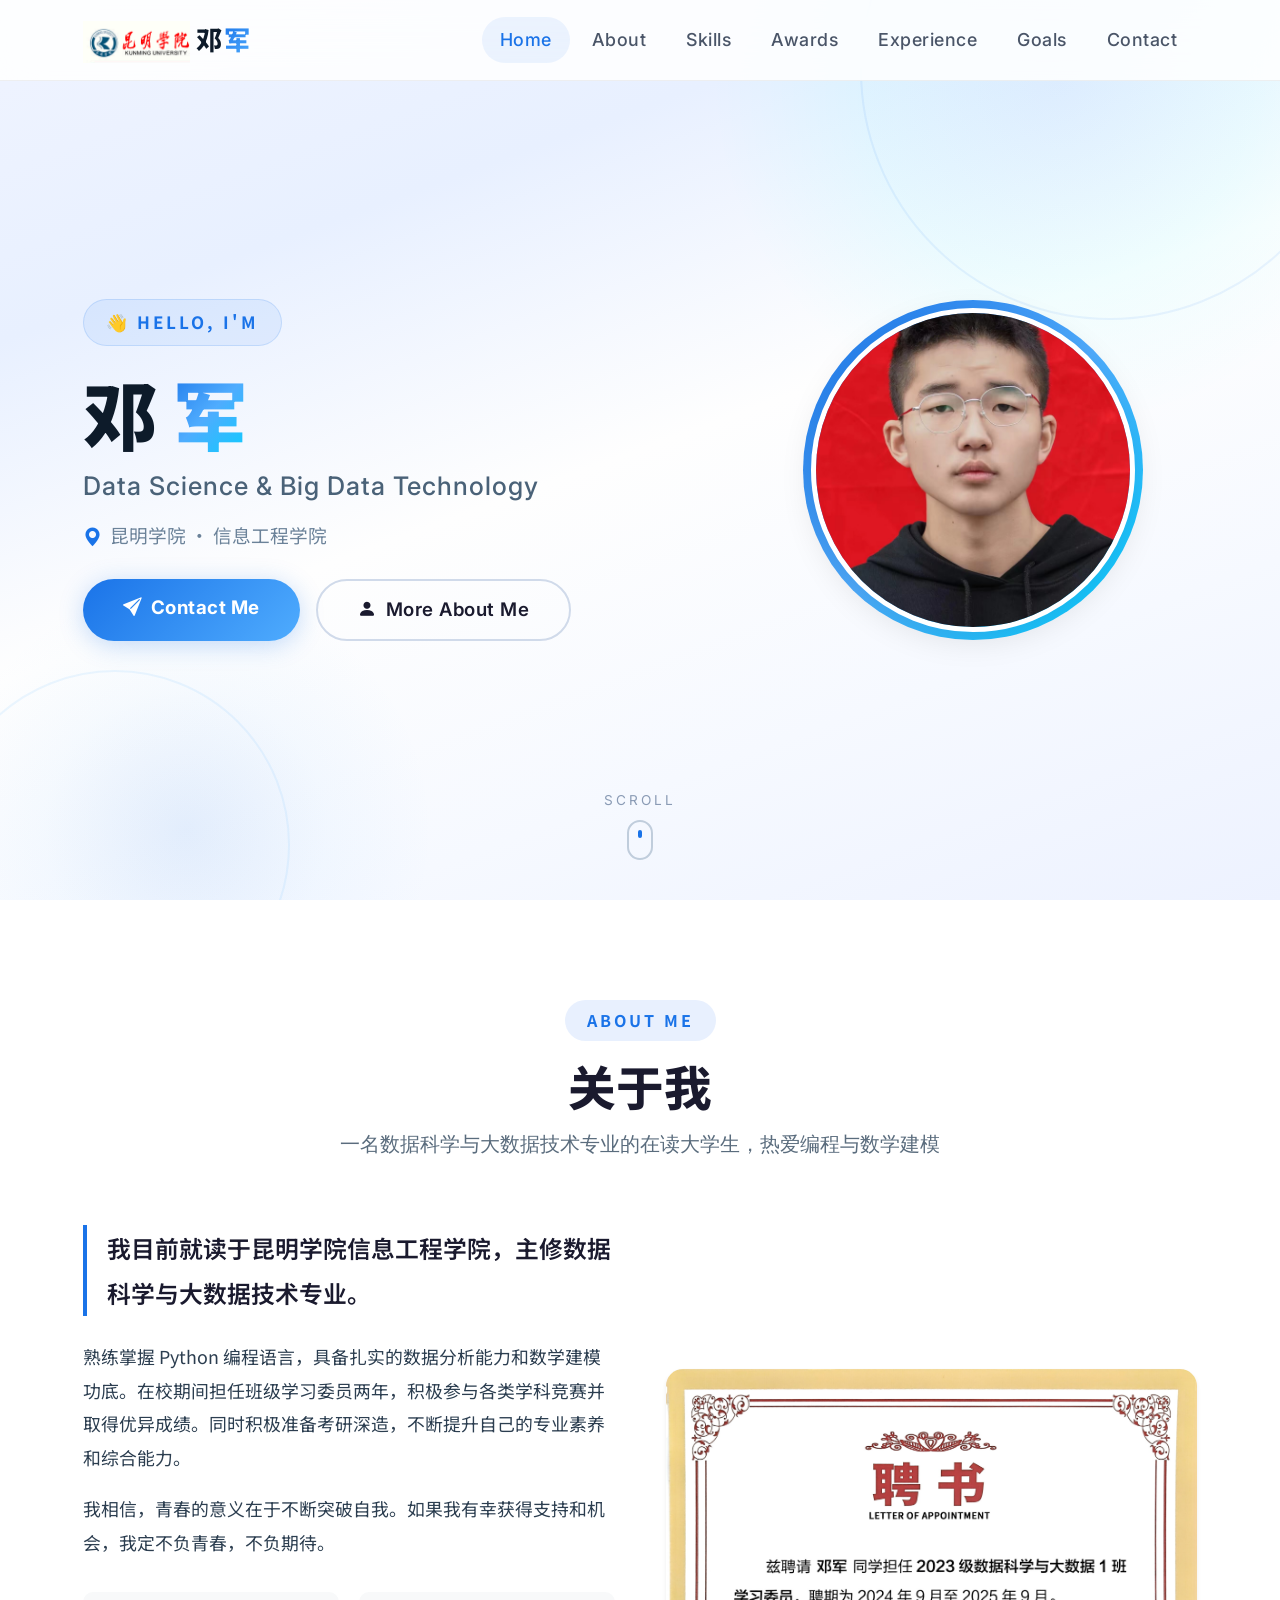
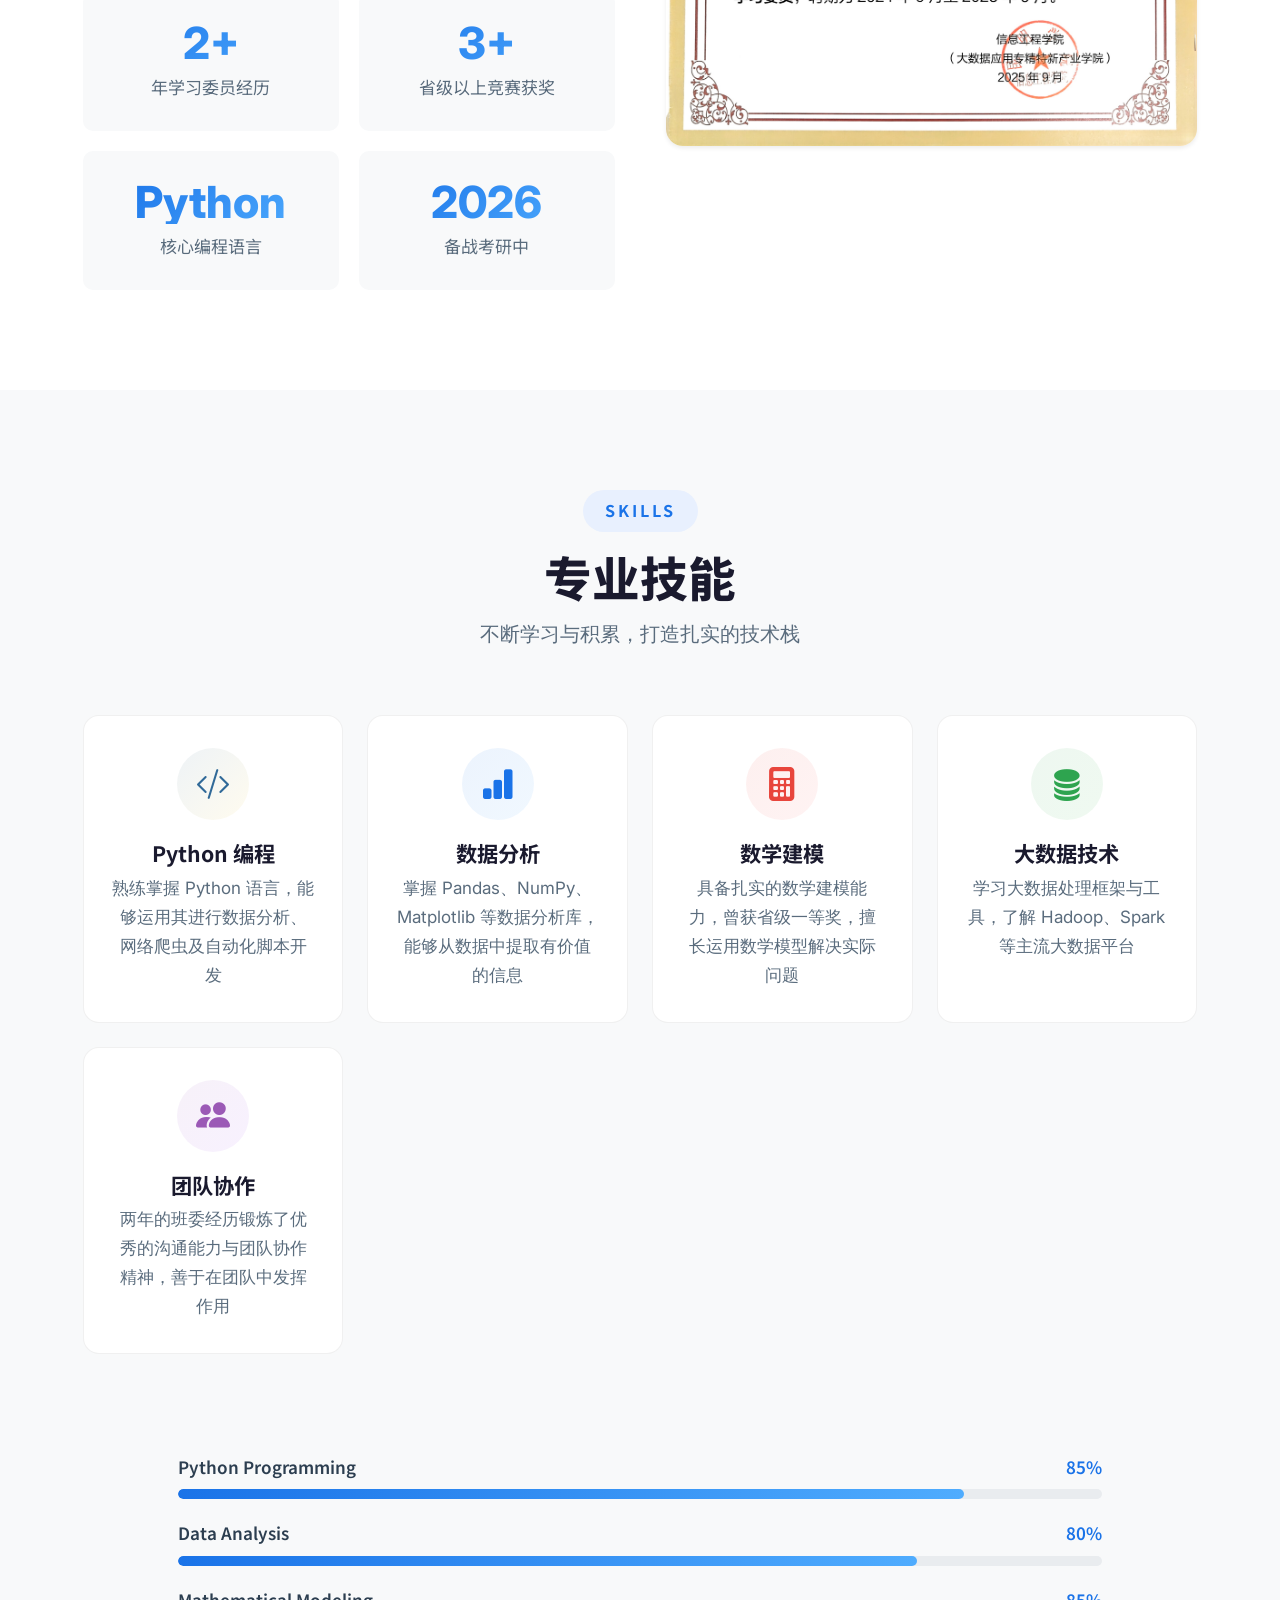
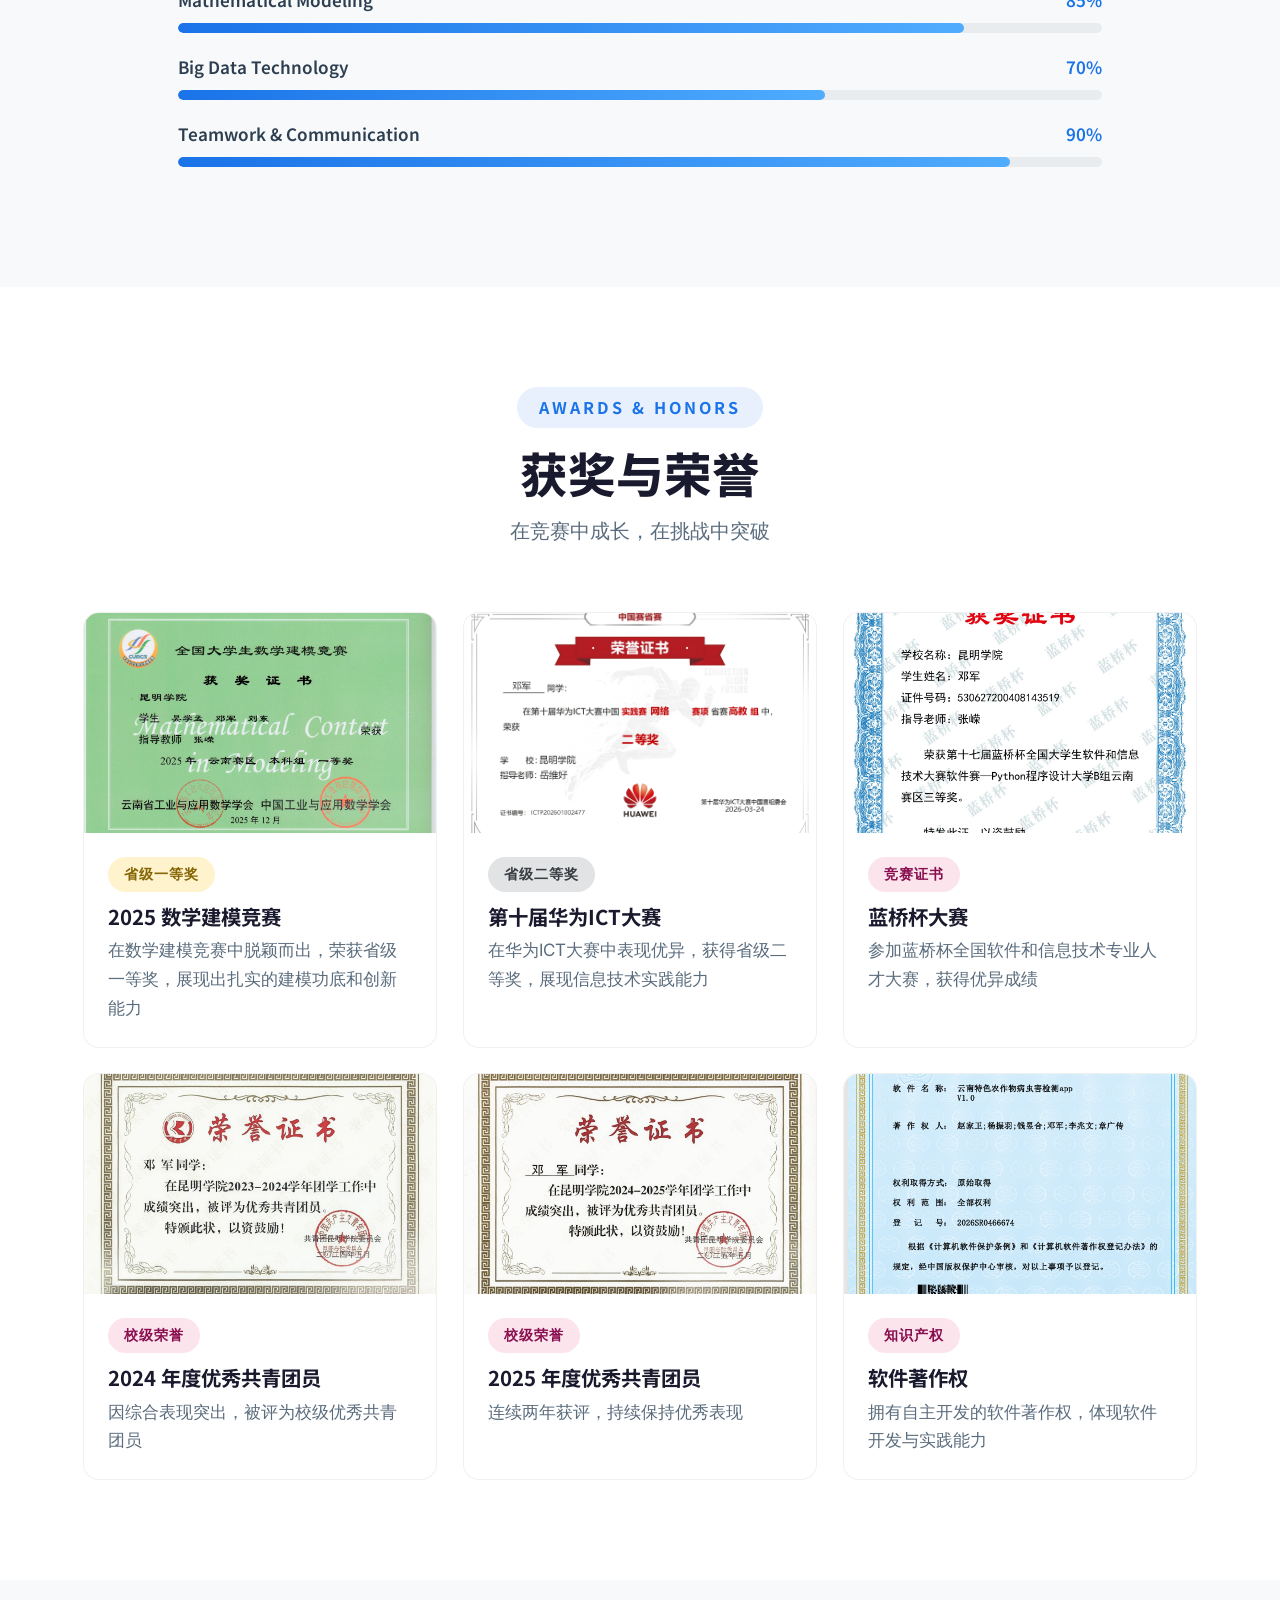
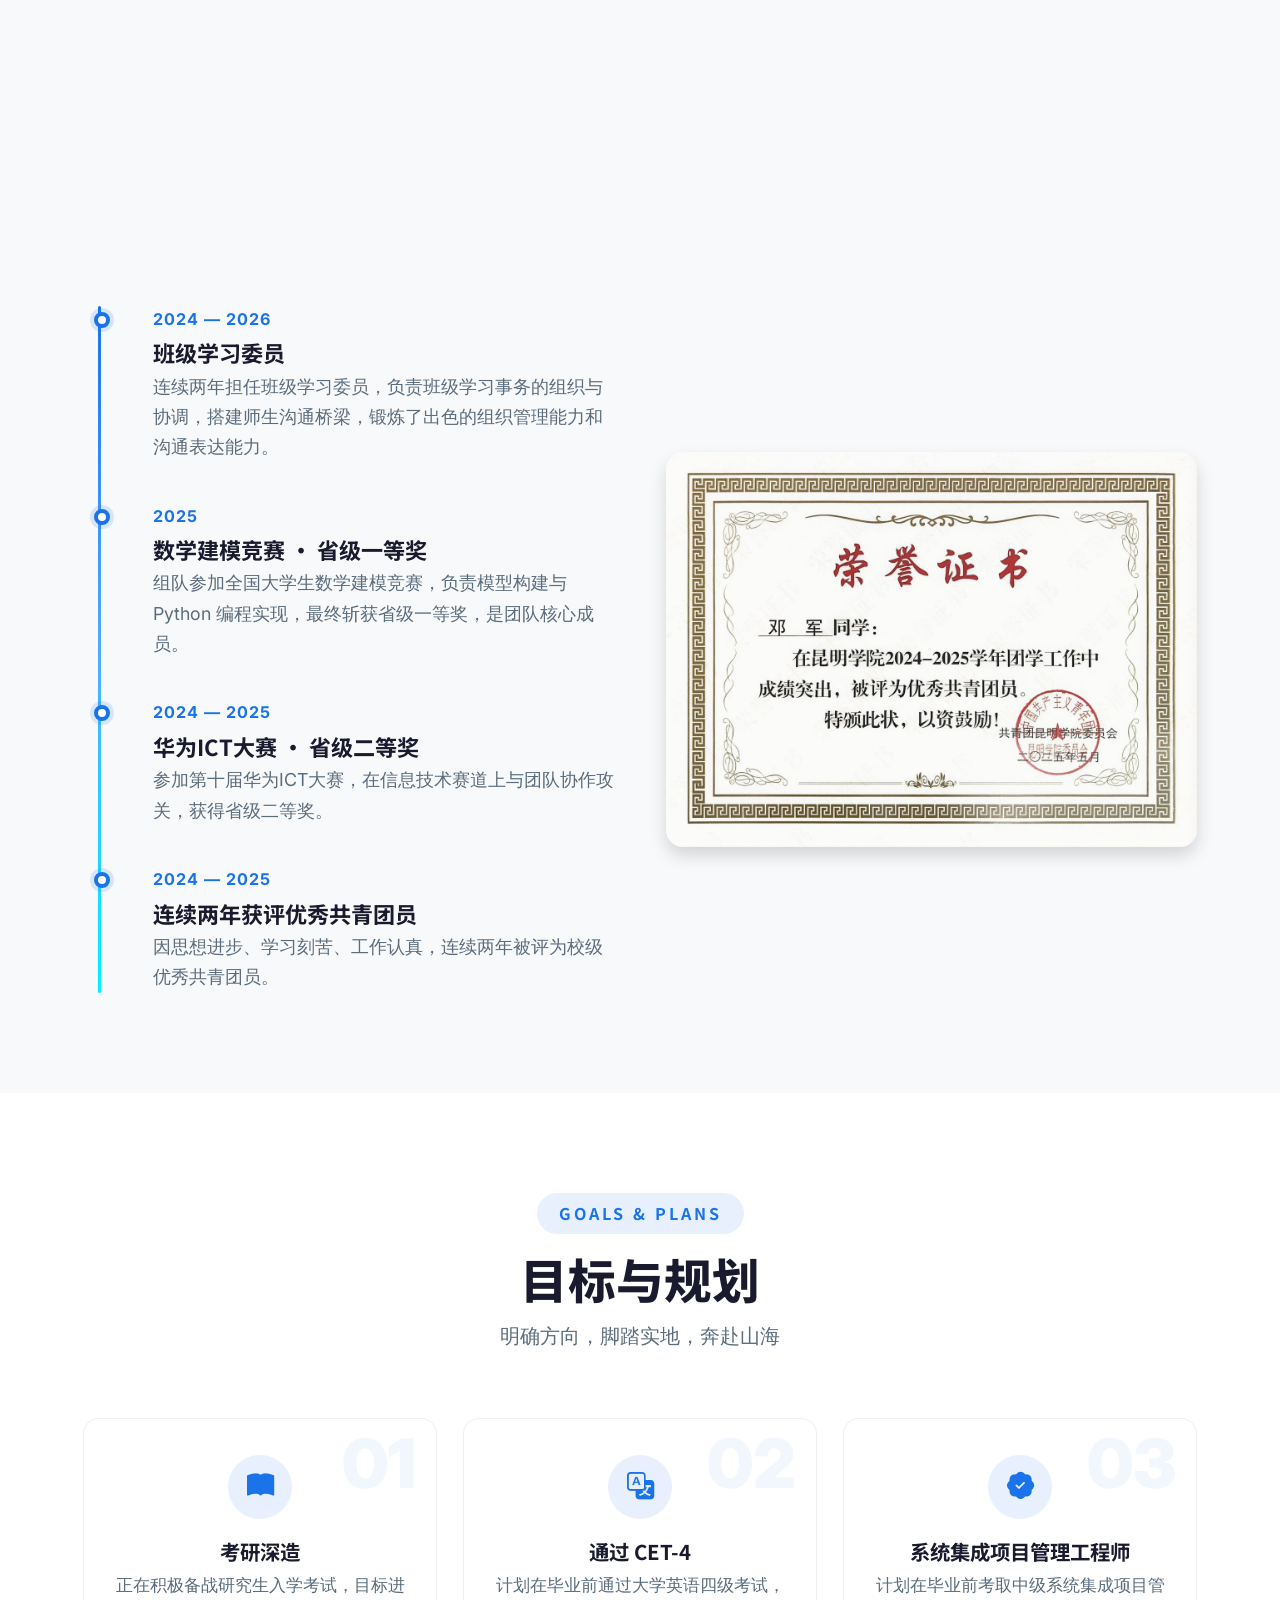
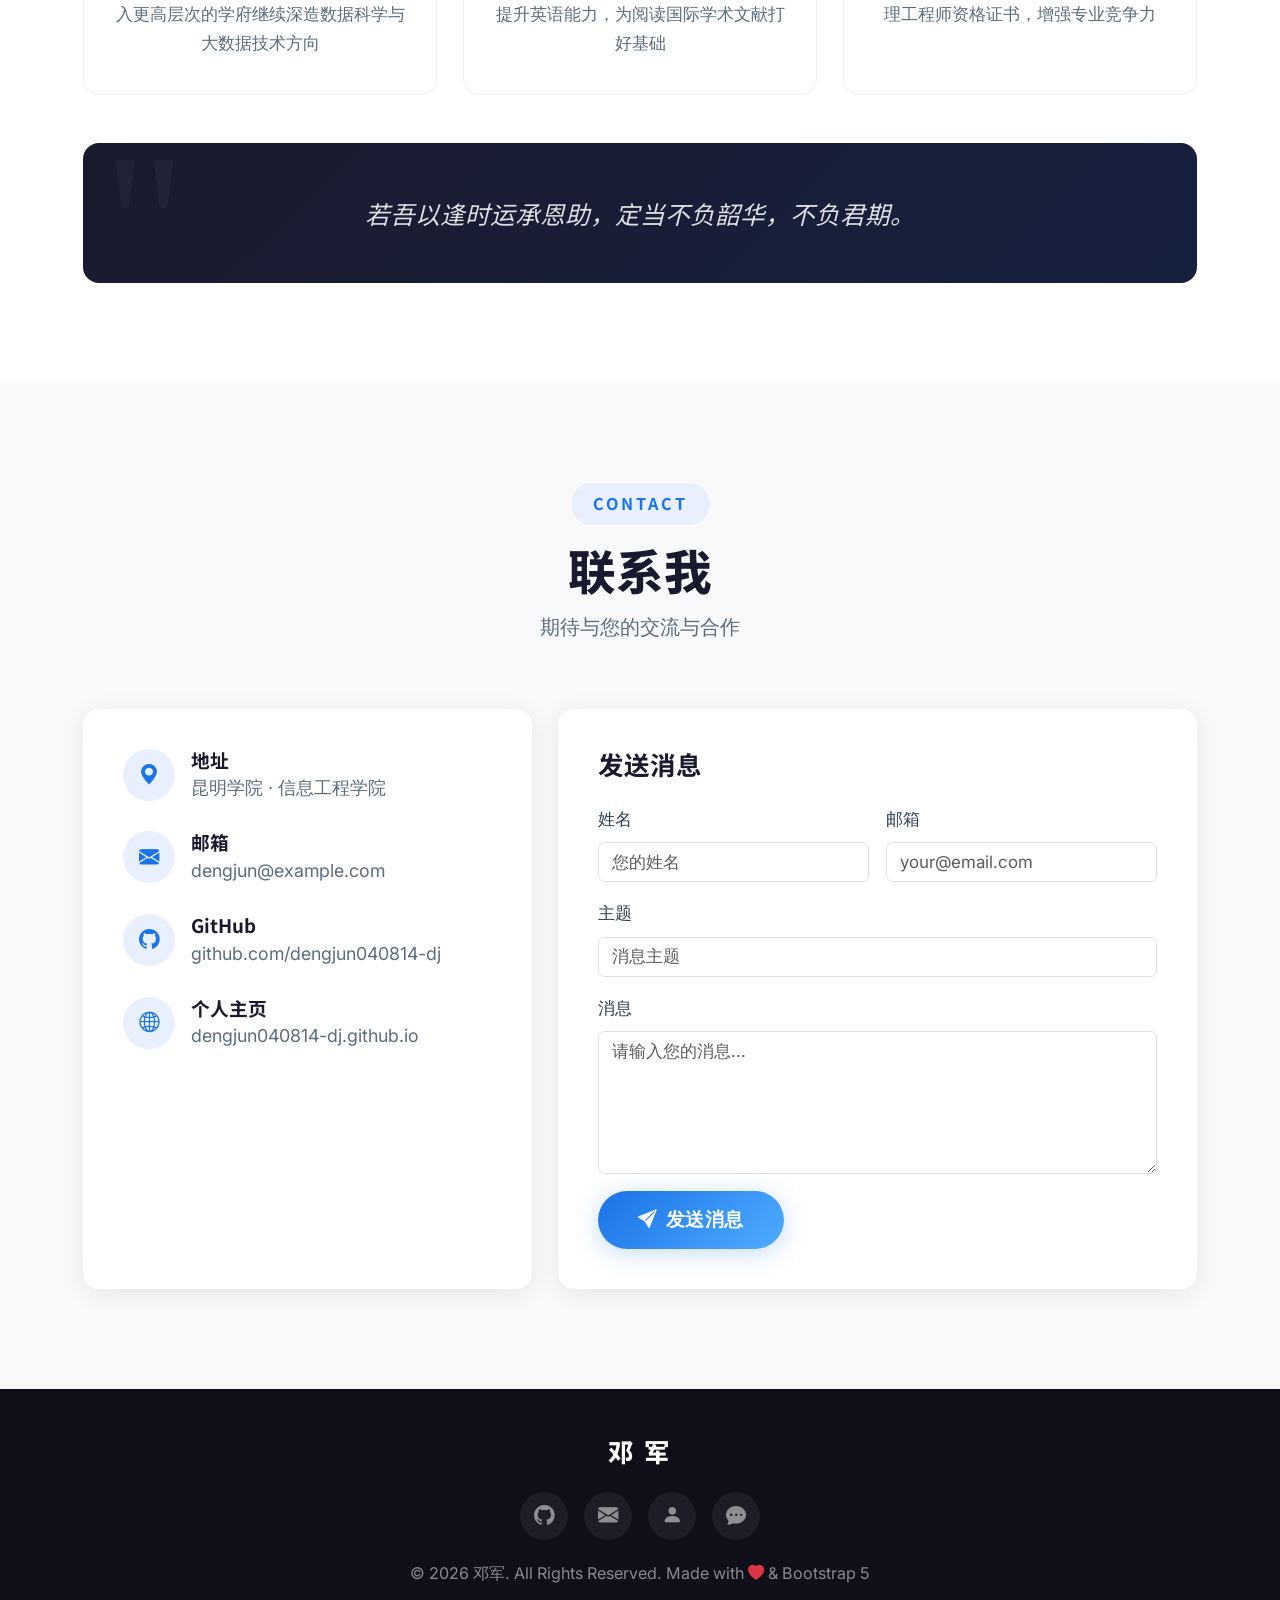
<file: index.html>
<!DOCTYPE html>
<html lang="zh-CN">
<head>
    <meta charset="UTF-8">
    <meta name="viewport" content="width=device-width, initial-scale=1.0">
    <meta name="description" content="邓军 - 数据科学与大数据技术专业 | 昆明学院">
    <meta name="author" content="邓军">
    <title>邓军 | Personal Resume</title>

    <!-- Bootstrap 5 CSS -->
    <link href="https://cdn.jsdelivr.net/npm/bootstrap@5.3.3/dist/css/bootstrap.min.css" rel="stylesheet">
    <!-- Bootstrap Icons -->
    <link href="https://cdn.jsdelivr.net/npm/bootstrap-icons@1.11.3/font/bootstrap-icons.css" rel="stylesheet">
    <!-- Google Fonts -->
    <link href="https://fonts.googleapis.com/css2?family=Inter:wght@300;400;500;600;700;800;900&family=Noto+Sans+SC:wght@300;400;500;700;900&display=swap" rel="stylesheet">
    <!-- Custom CSS -->
    <link rel="stylesheet" href="css/style.css">
</head>
<body>

<!-- ==================== NAVBAR ==================== -->
<nav class="navbar navbar-expand-lg fixed-top">
    <div class="container">
        <a class="navbar-brand" href="#"><img src="images/学校校徽.png" alt="昆明学院" class="navbar-logo">邓<span>军</span></a>
        <button class="navbar-toggler" type="button" data-bs-toggle="collapse" data-bs-target="#navbarNav"
                aria-controls="navbarNav" aria-expanded="false" aria-label="Toggle navigation">
            <span class="navbar-toggler-icon"></span>
        </button>
        <div class="collapse navbar-collapse" id="navbarNav">
            <ul class="navbar-nav ms-auto">
                <li class="nav-item"><a class="nav-link active" href="#home">Home</a></li>
                <li class="nav-item"><a class="nav-link" href="#about">About</a></li>
                <li class="nav-item"><a class="nav-link" href="#skills">Skills</a></li>
                <li class="nav-item"><a class="nav-link" href="#awards">Awards</a></li>
                <li class="nav-item"><a class="nav-link" href="#experience">Experience</a></li>
                <li class="nav-item"><a class="nav-link" href="#goals">Goals</a></li>
                <li class="nav-item"><a class="nav-link" href="#contact">Contact</a></li>
            </ul>
        </div>
    </div>
</nav>

<!-- ==================== HERO SECTION ==================== -->
<section class="hero" id="home">
    <!-- Decorative geometry -->
    <div class="hero-geometry circle-1"></div>
    <div class="hero-geometry circle-2"></div>
    <div class="hero-geometry circle-3"></div>

    <div class="container">
        <div class="row align-items-center">
            <div class="col-lg-7 hero-content">
                <div class="hero-greeting fade-in">👋 HELLO, I'M</div>
                <h1 class="fade-in">邓 <span class="highlight">军</span></h1>
                <p class="hero-title fade-in">Data Science &amp; Big Data Technology</p>
                <p class="hero-university fade-in">
                    <i class="bi bi-geo-alt-fill"></i> 昆明学院 · 信息工程学院
                </p>
                <div class="hero-cta fade-in">
                    <a href="#contact" class="btn btn-hero-primary">
                        <i class="bi bi-send-fill me-2"></i>Contact Me
                    </a>
                    <a href="public/about.html" class="btn btn-hero-outline">
                        <i class="bi bi-person-fill me-2"></i>More About Me
                    </a>
                </div>
            </div>
            <div class="col-lg-5 hero-photo-wrapper fade-in">
                <div class="hero-photo-frame">
                    <img src="images/photo.jpg" alt="邓军" loading="lazy">
                </div>
            </div>
        </div>
    </div>

    <!-- Scroll indicator -->
    <div class="scroll-indicator d-none d-md-flex">
        <span>Scroll</span>
        <div class="scroll-mouse"></div>
    </div>
</section>

<!-- ==================== ABOUT SECTION ==================== -->
<section class="section section-alt" id="about">
    <div class="container">
        <div class="section-header fade-in">
            <div class="section-label">About Me</div>
            <h2 class="section-title">关于我</h2>
            <p class="section-subtitle">一名数据科学与大数据技术专业的在读大学生，热爱编程与数学建模</p>
        </div>

        <div class="row align-items-center g-5">
            <div class="col-lg-6 fade-in">
                <div class="about-text">
                    <p class="lead">我目前就读于昆明学院信息工程学院，主修数据科学与大数据技术专业。</p>
                    <p>熟练掌握 Python 编程语言，具备扎实的数据分析能力和数学建模功底。在校期间担任班级学习委员两年，积极参与各类学科竞赛并取得优异成绩。同时积极准备考研深造，不断提升自己的专业素养和综合能力。</p>
                    <p>我相信，青春的意义在于不断突破自我。如果我有幸获得支持和机会，我定不负青春，不负期待。</p>
                </div>
                <div class="about-stats">
                    <div class="stat-card">
                        <div class="stat-number">2+</div>
                        <div class="stat-label">年学习委员经历</div>
                    </div>
                    <div class="stat-card">
                        <div class="stat-number">3+</div>
                        <div class="stat-label">省级以上竞赛获奖</div>
                    </div>
                    <div class="stat-card">
                        <div class="stat-number">Python</div>
                        <div class="stat-label">核心编程语言</div>
                    </div>
                    <div class="stat-card">
                        <div class="stat-number">2026</div>
                        <div class="stat-label">备战考研中</div>
                    </div>
                </div>
            </div>
            <div class="col-lg-6 fade-in">
                <img src="images/学习委员聘书.jpg" alt="学习委员聘书" class="img-fluid rounded-4 shadow-sm" loading="lazy">
            </div>
        </div>
    </div>
</section>

<!-- ==================== SKILLS SECTION ==================== -->
<section class="section" id="skills">
    <div class="container">
        <div class="section-header fade-in">
            <div class="section-label">Skills</div>
            <h2 class="section-title">专业技能</h2>
            <p class="section-subtitle">不断学习与积累，打造扎实的技术栈</p>
        </div>

        <div class="skills-grid fade-in">
            <!-- Python -->
            <div class="skill-card">
                <div class="skill-icon python">
                    <i class="bi bi-code-slash"></i>
                </div>
                <h4>Python 编程</h4>
                <p>熟练掌握 Python 语言，能够运用其进行数据分析、网络爬虫及自动化脚本开发</p>
            </div>
            <!-- Data Analysis -->
            <div class="skill-card">
                <div class="skill-icon data">
                    <i class="bi bi-bar-chart-fill"></i>
                </div>
                <h4>数据分析</h4>
                <p>掌握 Pandas、NumPy、Matplotlib 等数据分析库，能够从数据中提取有价值的信息</p>
            </div>
            <!-- Mathematical Modeling -->
            <div class="skill-card">
                <div class="skill-icon math">
                    <i class="bi bi-calculator-fill"></i>
                </div>
                <h4>数学建模</h4>
                <p>具备扎实的数学建模能力，曾获省级一等奖，擅长运用数学模型解决实际问题</p>
            </div>
            <!-- Big Data -->
            <div class="skill-card">
                <div class="skill-icon pm">
                    <i class="bi bi-database-fill"></i>
                </div>
                <h4>大数据技术</h4>
                <p>学习大数据处理框架与工具，了解 Hadoop、Spark 等主流大数据平台</p>
            </div>
            <!-- Teamwork -->
            <div class="skill-card">
                <div class="skill-icon team">
                    <i class="bi bi-people-fill"></i>
                </div>
                <h4>团队协作</h4>
                <p>两年的班委经历锻炼了优秀的沟通能力与团队协作精神，善于在团队中发挥作用</p>
            </div>
        </div>

        <!-- Skill Bars -->
        <div class="row fade-in mt-5">
            <div class="col-lg-10 mx-auto">
                <div class="skill-bar-wrapper">
                    <div class="skill-bar-item">
                        <div class="skill-bar-header">
                            <span>Python Programming</span><span>85%</span>
                        </div>
                        <div class="skill-bar"><div class="skill-bar-fill" data-width="85"></div></div>
                    </div>
                    <div class="skill-bar-item">
                        <div class="skill-bar-header">
                            <span>Data Analysis</span><span>80%</span>
                        </div>
                        <div class="skill-bar"><div class="skill-bar-fill" data-width="80"></div></div>
                    </div>
                    <div class="skill-bar-item">
                        <div class="skill-bar-header">
                            <span>Mathematical Modeling</span><span>85%</span>
                        </div>
                        <div class="skill-bar"><div class="skill-bar-fill" data-width="85"></div></div>
                    </div>
                    <div class="skill-bar-item">
                        <div class="skill-bar-header">
                            <span>Big Data Technology</span><span>70%</span>
                        </div>
                        <div class="skill-bar"><div class="skill-bar-fill" data-width="70"></div></div>
                    </div>
                    <div class="skill-bar-item">
                        <div class="skill-bar-header">
                            <span>Teamwork &amp; Communication</span><span>90%</span>
                        </div>
                        <div class="skill-bar"><div class="skill-bar-fill" data-width="90"></div></div>
                    </div>
                </div>
            </div>
        </div>
    </div>
</section>

<!-- ==================== AWARDS SECTION ==================== -->
<section class="section section-alt" id="awards">
    <div class="container">
        <div class="section-header fade-in">
            <div class="section-label">Awards &amp; Honors</div>
            <h2 class="section-title">获奖与荣誉</h2>
            <p class="section-subtitle">在竞赛中成长，在挑战中突破</p>
        </div>

        <div class="row g-4 fade-in">
            <!-- Award 1: Mathematical Modeling -->
            <div class="col-lg-4 col-md-6">
                <div class="award-card">
                    <img src="images/Mathematical Modeling Competition.png" alt="数学建模竞赛" class="award-card-img" data-bs-toggle="modal" data-bs-target="#awardModal1" loading="lazy">
                    <div class="award-card-body">
                        <span class="award-badge first">省级一等奖</span>
                        <h4>2025 数学建模竞赛</h4>
                        <p>在数学建模竞赛中脱颖而出，荣获省级一等奖，展现出扎实的建模功底和创新能力</p>
                    </div>
                </div>
            </div>

            <!-- Award 2: Huawei ICT -->
            <div class="col-lg-4 col-md-6">
                <div class="award-card">
                    <img src="images/华为ICT大赛省二.png" alt="华为ICT大赛" class="award-card-img" data-bs-toggle="modal" data-bs-target="#awardModal2" loading="lazy">
                    <div class="award-card-body">
                        <span class="award-badge second">省级二等奖</span>
                        <h4>第十届华为ICT大赛</h4>
                        <p>在华为ICT大赛中表现优异，获得省级二等奖，展现信息技术实践能力</p>
                    </div>
                </div>
            </div>

            <!-- Award 3: Lanqiao Cup -->
            <div class="col-lg-4 col-md-6">
                <div class="award-card">
                    <img src="images/邓军_1733005984（蓝桥杯证书）.jpg" alt="蓝桥杯证书" class="award-card-img" data-bs-toggle="modal" data-bs-target="#awardModal4" loading="lazy">
                    <div class="award-card-body">
                        <span class="award-badge honor">竞赛证书</span>
                        <h4>蓝桥杯大赛</h4>
                        <p>参加蓝桥杯全国软件和信息技术专业人才大赛，获得优异成绩</p>
                    </div>
                </div>
            </div>

            <!-- Award 4: Outstanding Communist Youth League Member 2024 -->
            <div class="col-lg-4 col-md-6">
                <div class="award-card">
                    <img src="images/大一学年.jpeg" alt="2024年度优秀共青团员" class="award-card-img" data-bs-toggle="modal" data-bs-target="#awardModal5" loading="lazy">
                    <div class="award-card-body">
                        <span class="award-badge honor">校级荣誉</span>
                        <h4>2024 年度优秀共青团员</h4>
                        <p>因综合表现突出，被评为校级优秀共青团员</p>
                    </div>
                </div>
            </div>

            <!-- Award 5: Outstanding Communist Youth League Member 2025 -->
            <div class="col-lg-4 col-md-6">
                <div class="award-card">
                    <img src="images/大二学年.png" alt="2025年度优秀共青团员" class="award-card-img" data-bs-toggle="modal" data-bs-target="#awardModal6" loading="lazy">
                    <div class="award-card-body">
                        <span class="award-badge honor">校级荣誉</span>
                        <h4>2025 年度优秀共青团员</h4>
                        <p>连续两年获评，持续保持优秀表现</p>
                    </div>
                </div>
            </div>

            <!-- Award 6: Software Copyright -->
            <div class="col-lg-4 col-md-6">
                <div class="award-card">
                    <img src="images/软著证明.png" alt="软件著作权" class="award-card-img" data-bs-toggle="modal" data-bs-target="#awardModal7" loading="lazy">
                    <div class="award-card-body">
                        <span class="award-badge honor">知识产权</span>
                        <h4>软件著作权</h4>
                        <p>拥有自主开发的软件著作权，体现软件开发与实践能力</p>
                    </div>
                </div>
            </div>
        </div>
    </div>
</section>

<!-- ==================== EXPERIENCE SECTION ==================== -->
<section class="section" id="experience">
    <div class="container">
        <div class="section-header fade-in">
            <div class="section-label">Experience</div>
            <h2 class="section-title">经历与成长</h2>
            <p class="section-subtitle">每一步都算数，每一程都珍贵</p>
        </div>

        <div class="row g-5 align-items-center">
            <div class="col-lg-6 fade-in">
                <div class="timeline">
                    <div class="timeline-item">
                        <div class="timeline-date">2024 — 2026</div>
                        <h4>班级学习委员</h4>
                        <p>连续两年担任班级学习委员，负责班级学习事务的组织与协调，搭建师生沟通桥梁，锻炼了出色的组织管理能力和沟通表达能力。</p>
                    </div>
                    <div class="timeline-item">
                        <div class="timeline-date">2025</div>
                        <h4>数学建模竞赛 · 省级一等奖</h4>
                        <p>组队参加全国大学生数学建模竞赛，负责模型构建与 Python 编程实现，最终斩获省级一等奖，是团队核心成员。</p>
                    </div>
                    <div class="timeline-item">
                        <div class="timeline-date">2024 — 2025</div>
                        <h4>华为ICT大赛 · 省级二等奖</h4>
                        <p>参加第十届华为ICT大赛，在信息技术赛道上与团队协作攻关，获得省级二等奖。</p>
                    </div>
                    <div class="timeline-item">
                        <div class="timeline-date">2024 — 2025</div>
                        <h4>连续两年获评优秀共青团员</h4>
                        <p>因思想进步、学习刻苦、工作认真，连续两年被评为校级优秀共青团员。</p>
                    </div>
                </div>
            </div>
            <div class="col-lg-6 fade-in">
                <img src="images/大二学年.png" alt="荣誉证书" class="img-fluid rounded-4 shadow" loading="lazy">
            </div>
        </div>
    </div>
</section>

<!-- ==================== GOALS SECTION ==================== -->
<section class="section section-alt" id="goals">
    <div class="container">
        <div class="section-header fade-in">
            <div class="section-label">Goals &amp; Plans</div>
            <h2 class="section-title">目标与规划</h2>
            <p class="section-subtitle">明确方向，脚踏实地，奔赴山海</p>
        </div>

        <div class="row g-4 fade-in">
            <div class="col-lg-4 col-md-6">
                <div class="goal-card">
                    <div class="goal-number">01</div>
                    <div class="goal-icon"><i class="bi bi-book-fill"></i></div>
                    <h4>考研深造</h4>
                    <p>正在积极备战研究生入学考试，目标进入更高层次的学府继续深造数据科学与大数据技术方向</p>
                </div>
            </div>
            <div class="col-lg-4 col-md-6">
                <div class="goal-card">
                    <div class="goal-number">02</div>
                    <div class="goal-icon"><i class="bi bi-translate"></i></div>
                    <h4>通过 CET-4</h4>
                    <p>计划在毕业前通过大学英语四级考试，提升英语能力，为阅读国际学术文献打好基础</p>
                </div>
            </div>
            <div class="col-lg-4 col-md-6">
                <div class="goal-card">
                    <div class="goal-number">03</div>
                    <div class="goal-icon"><i class="bi bi-patch-check-fill"></i></div>
                    <h4>系统集成项目管理工程师</h4>
                    <p>计划在毕业前考取中级系统集成项目管理工程师资格证书，增强专业竞争力</p>
                </div>
            </div>
        </div>

        <!-- Quote Block -->
        <div class="quote-block fade-in">
            <p>若吾以逢时运承恩助，定当不负韶华，不负君期。</p>
        </div>
    </div>
</section>

<!-- ==================== CONTACT SECTION ==================== -->
<section class="section" id="contact">
    <div class="container">
        <div class="section-header fade-in">
            <div class="section-label">Contact</div>
            <h2 class="section-title">联系我</h2>
            <p class="section-subtitle">期待与您的交流与合作</p>
        </div>

        <div class="row g-4 fade-in">
            <div class="col-lg-5">
                <div class="contact-info-card">
                    <div class="contact-item">
                        <div class="contact-icon"><i class="bi bi-geo-alt-fill"></i></div>
                        <div>
                            <h5>地址</h5>
                            <p>昆明学院 · 信息工程学院</p>
                        </div>
                    </div>
                    <div class="contact-item">
                        <div class="contact-icon"><i class="bi bi-envelope-fill"></i></div>
                        <div>
                            <h5>邮箱</h5>
                            <a href="mailto:dengjun@example.com">dengjun@example.com</a>
                        </div>
                    </div>
                    <div class="contact-item">
                        <div class="contact-icon"><i class="bi bi-github"></i></div>
                        <div>
                            <h5>GitHub</h5>
                            <a href="https://github.com/dengjun040814-dj" target="_blank" rel="noopener">github.com/dengjun040814-dj</a>
                        </div>
                    </div>
                    <div class="contact-item">
                        <div class="contact-icon"><i class="bi bi-globe2"></i></div>
                        <div>
                            <h5>个人主页</h5>
                            <a href="https://dengjun040814-dj.github.io/Personal-Resume/" target="_blank" rel="noopener">dengjun040814-dj.github.io</a>
                        </div>
                    </div>
                </div>
            </div>
            <div class="col-lg-7">
                <div class="contact-info-card">
                    <h4 class="mb-4" style="font-family: var(--font-cn);">发送消息</h4>
                    <form id="contactForm">
                        <div class="row g-3">
                            <div class="col-md-6">
                                <label for="name" class="form-label">姓名</label>
                                <input type="text" class="form-control" id="name" placeholder="您的姓名" required>
                            </div>
                            <div class="col-md-6">
                                <label for="email" class="form-label">邮箱</label>
                                <input type="email" class="form-control" id="email" placeholder="your@email.com" required>
                            </div>
                            <div class="col-12">
                                <label for="subject" class="form-label">主题</label>
                                <input type="text" class="form-control" id="subject" placeholder="消息主题">
                            </div>
                            <div class="col-12">
                                <label for="message" class="form-label">消息</label>
                                <textarea class="form-control" id="message" rows="5" placeholder="请输入您的消息..." required></textarea>
                            </div>
                            <div class="col-12">
                                <button type="submit" class="btn btn-hero-primary">
                                    <i class="bi bi-send-fill me-2"></i>发送消息
                                </button>
                            </div>
                        </div>
                    </form>
                </div>
            </div>
        </div>
    </div>
</section>

<!-- ==================== FOOTER ==================== -->
<footer class="footer">
    <div class="container">
        <div class="brand">邓 军</div>
        <div class="social-links">
            <a href="https://github.com/dengjun040814-dj" target="_blank" rel="noopener" class="social-link" title="GitHub">
                <i class="bi bi-github"></i>
            </a>
            <a href="mailto:dengjun@example.com" class="social-link" title="Email">
                <i class="bi bi-envelope-fill"></i>
            </a>
            <a href="public/about.html" class="social-link" title="About">
                <i class="bi bi-person-fill"></i>
            </a>
            <a href="public/contact.html" class="social-link" title="Contact">
                <i class="bi bi-chat-dots-fill"></i>
            </a>
        </div>
        <p class="copyright">&copy; 2026 邓军. All Rights Reserved. Made with <i class="bi bi-heart-fill text-danger"></i> &amp; Bootstrap 5</p>
    </div>
</footer>

<!-- ==================== BACK TO TOP ==================== -->
<button class="back-to-top" id="backToTop" title="Back to top">
    <i class="bi bi-arrow-up"></i>
</button>

<!-- ==================== IMAGE MODALS ==================== -->
<!-- Modal 1: Mathematical Modeling -->
<div class="modal fade" id="awardModal1" tabindex="-1" aria-hidden="true">
    <div class="modal-dialog modal-lg modal-dialog-centered">
        <div class="modal-content bg-dark border-0">
            <div class="modal-header border-secondary">
                <h5 class="modal-title text-white">2025 数学建模竞赛 — 省级一等奖</h5>
                <button type="button" class="btn-close btn-close-white" data-bs-dismiss="modal" aria-label="Close"></button>
            </div>
            <div class="modal-body text-center p-3">
                <img src="images/Mathematical Modeling Competition.png" alt="数学建模竞赛 — 省级一等奖" class="modal-img img-fluid rounded">
            </div>
        </div>
    </div>
</div>

<!-- Modal 2: Huawei ICT -->
<div class="modal fade" id="awardModal2" tabindex="-1" aria-hidden="true">
    <div class="modal-dialog modal-lg modal-dialog-centered">
        <div class="modal-content bg-dark border-0">
            <div class="modal-header border-secondary">
                <h5 class="modal-title text-white">第十届华为ICT大赛 — 省级二等奖</h5>
                <button type="button" class="btn-close btn-close-white" data-bs-dismiss="modal" aria-label="Close"></button>
            </div>
            <div class="modal-body text-center p-3">
                <img src="images/华为ICT大赛省二.png" alt="华为ICT大赛" class="modal-img img-fluid rounded">
            </div>
        </div>
    </div>
</div>

<!-- Modal 4: Lanqiao Cup -->
<div class="modal fade" id="awardModal4" tabindex="-1" aria-hidden="true">
    <div class="modal-dialog modal-lg modal-dialog-centered">
        <div class="modal-content bg-dark border-0">
            <div class="modal-header border-secondary">
                <h5 class="modal-title text-white">蓝桥杯大赛证书</h5>
                <button type="button" class="btn-close btn-close-white" data-bs-dismiss="modal" aria-label="Close"></button>
            </div>
            <div class="modal-body text-center p-3">
                <img src="images/邓军_1733005984（蓝桥杯证书）.jpg" alt="蓝桥杯证书" class="modal-img img-fluid rounded">
            </div>
        </div>
    </div>
</div>

<!-- Modal 5: 2024 Outstanding Youth -->
<div class="modal fade" id="awardModal5" tabindex="-1" aria-hidden="true">
    <div class="modal-dialog modal-lg modal-dialog-centered">
        <div class="modal-content bg-dark border-0">
            <div class="modal-header border-secondary">
                <h5 class="modal-title text-white">2024 年度优秀共青团员</h5>
                <button type="button" class="btn-close btn-close-white" data-bs-dismiss="modal" aria-label="Close"></button>
            </div>
            <div class="modal-body text-center p-3">
                <img src="images/大一学年.jpeg" alt="2024优秀共青团员" class="modal-img img-fluid rounded">
            </div>
        </div>
    </div>
</div>

<!-- Modal 6: 2025 Outstanding Youth -->
<div class="modal fade" id="awardModal6" tabindex="-1" aria-hidden="true">
    <div class="modal-dialog modal-lg modal-dialog-centered">
        <div class="modal-content bg-dark border-0">
            <div class="modal-header border-secondary">
                <h5 class="modal-title text-white">2025 年度优秀共青团员</h5>
                <button type="button" class="btn-close btn-close-white" data-bs-dismiss="modal" aria-label="Close"></button>
            </div>
            <div class="modal-body text-center p-3">
                <img src="images/大二学年.png" alt="2025优秀共青团员" class="modal-img img-fluid rounded">
            </div>
        </div>
    </div>
</div>

<!-- Modal 7: Software Copyright -->
<div class="modal fade" id="awardModal7" tabindex="-1" aria-hidden="true">
    <div class="modal-dialog modal-lg modal-dialog-centered">
        <div class="modal-content bg-dark border-0">
            <div class="modal-header border-secondary">
                <h5 class="modal-title text-white">软件著作权</h5>
                <button type="button" class="btn-close btn-close-white" data-bs-dismiss="modal" aria-label="Close"></button>
            </div>
            <div class="modal-body text-center p-3">
                <img src="images/软著证明.png" alt="软件著作权" class="modal-img img-fluid rounded">
            </div>
        </div>
    </div>
</div>

<!-- ==================== SCRIPTS ==================== -->
<!-- Bootstrap 5 JS Bundle -->
<script src="https://cdn.jsdelivr.net/npm/bootstrap@5.3.3/dist/js/bootstrap.bundle.min.js"></script>

<!-- Custom JavaScript -->
<script>
(function() {
    'use strict';

    // ---------- Navbar scroll effect ----------
    const navbar = document.querySelector('.navbar');
    const backToTop = document.getElementById('backToTop');

    function onScroll() {
        const scrollY = window.scrollY;

        // Navbar
        if (scrollY > 50) {
            navbar.classList.add('scrolled');
        } else {
            navbar.classList.remove('scrolled');
        }

        // Back to top button
        if (scrollY > 600) {
            backToTop.classList.add('visible');
        } else {
            backToTop.classList.remove('visible');
        }

        // Animate skill bars when in view
        animateSkillBars();
    }

    window.addEventListener('scroll', onScroll, { passive: true });

    // ---------- Back to top ----------
    backToTop.addEventListener('click', function() {
        window.scrollTo({ top: 0, behavior: 'smooth' });
    });

    // ---------- Navbar active state on scroll ----------
    const sections = document.querySelectorAll('section[id]');
    const navLinks = document.querySelectorAll('.navbar-nav .nav-link');

    function updateActiveNav() {
        let scrollPos = window.scrollY + 100;

        sections.forEach(function(section) {
            const top = section.offsetTop;
            const height = section.offsetHeight;
            const id = section.getAttribute('id');

            if (scrollPos >= top && scrollPos < top + height) {
                navLinks.forEach(function(link) {
                    link.classList.remove('active');
                    if (link.getAttribute('href') === '#' + id) {
                        link.classList.add('active');
                    }
                });
            }
        });
    }

    window.addEventListener('scroll', updateActiveNav, { passive: true });

    // ---------- Fade-in animation on scroll ----------
    const fadeElements = document.querySelectorAll('.fade-in');

    const fadeObserver = new IntersectionObserver(function(entries) {
        entries.forEach(function(entry) {
            if (entry.isIntersecting) {
                entry.target.classList.add('visible');
                fadeObserver.unobserve(entry.target);
            }
        });
    }, { threshold: 0.15, rootMargin: '0px 0px -50px 0px' });

    fadeElements.forEach(function(el) {
        fadeObserver.observe(el);
    });

    // ---------- Animate skill bars ----------
    let skillBarsAnimated = false;

    function animateSkillBars() {
        if (skillBarsAnimated) return;

        const skillSection = document.getElementById('skills');
        if (!skillSection) return;

        const rect = skillSection.getBoundingClientRect();
        const windowHeight = window.innerHeight;

        if (rect.top < windowHeight * 0.7 && rect.bottom > 0) {
            const bars = document.querySelectorAll('.skill-bar-fill');
            bars.forEach(function(bar) {
                const width = bar.getAttribute('data-width');
                bar.style.width = width + '%';
            });
            skillBarsAnimated = true;
        }
    }

    // Check on load
    animateSkillBars();

    // ---------- Smooth scroll for nav links ----------
    navLinks.forEach(function(link) {
        link.addEventListener('click', function(e) {
            const href = this.getAttribute('href');
            if (href && href.startsWith('#')) {
                e.preventDefault();
                const target = document.querySelector(href);
                if (target) {
                    target.scrollIntoView({ behavior: 'smooth' });
                    // Close mobile navbar
                    const navCollapse = document.getElementById('navbarNav');
                    const bsCollapse = bootstrap.Collapse.getInstance(navCollapse);
                    if (bsCollapse) bsCollapse.hide();
                }
            }
        });
    });

    // ---------- Contact form handler ----------
    const contactForm = document.getElementById('contactForm');
    if (contactForm) {
        contactForm.addEventListener('submit', function(e) {
            e.preventDefault();
            const name = document.getElementById('name').value.trim();
            const email = document.getElementById('email').value.trim();

            if (!name || !email) {
                alert('请填写姓名和邮箱！');
                return;
            }

            alert('感谢您的消息，' + name + '！我会尽快回复。\n(演示模式 — 消息未实际发送)');
            contactForm.reset();
        });
    }

    console.log('%c🚀 邓军 Personal Resume %cReady',
        'font-size:1.2em;font-weight:bold;color:#4facfe;',
        'color:#888;');
    console.log('%cBuilt with Bootstrap 5 & Custom CSS', 'color:#888;font-style:italic;');
})();
</script>

</body>
</html>
</file>
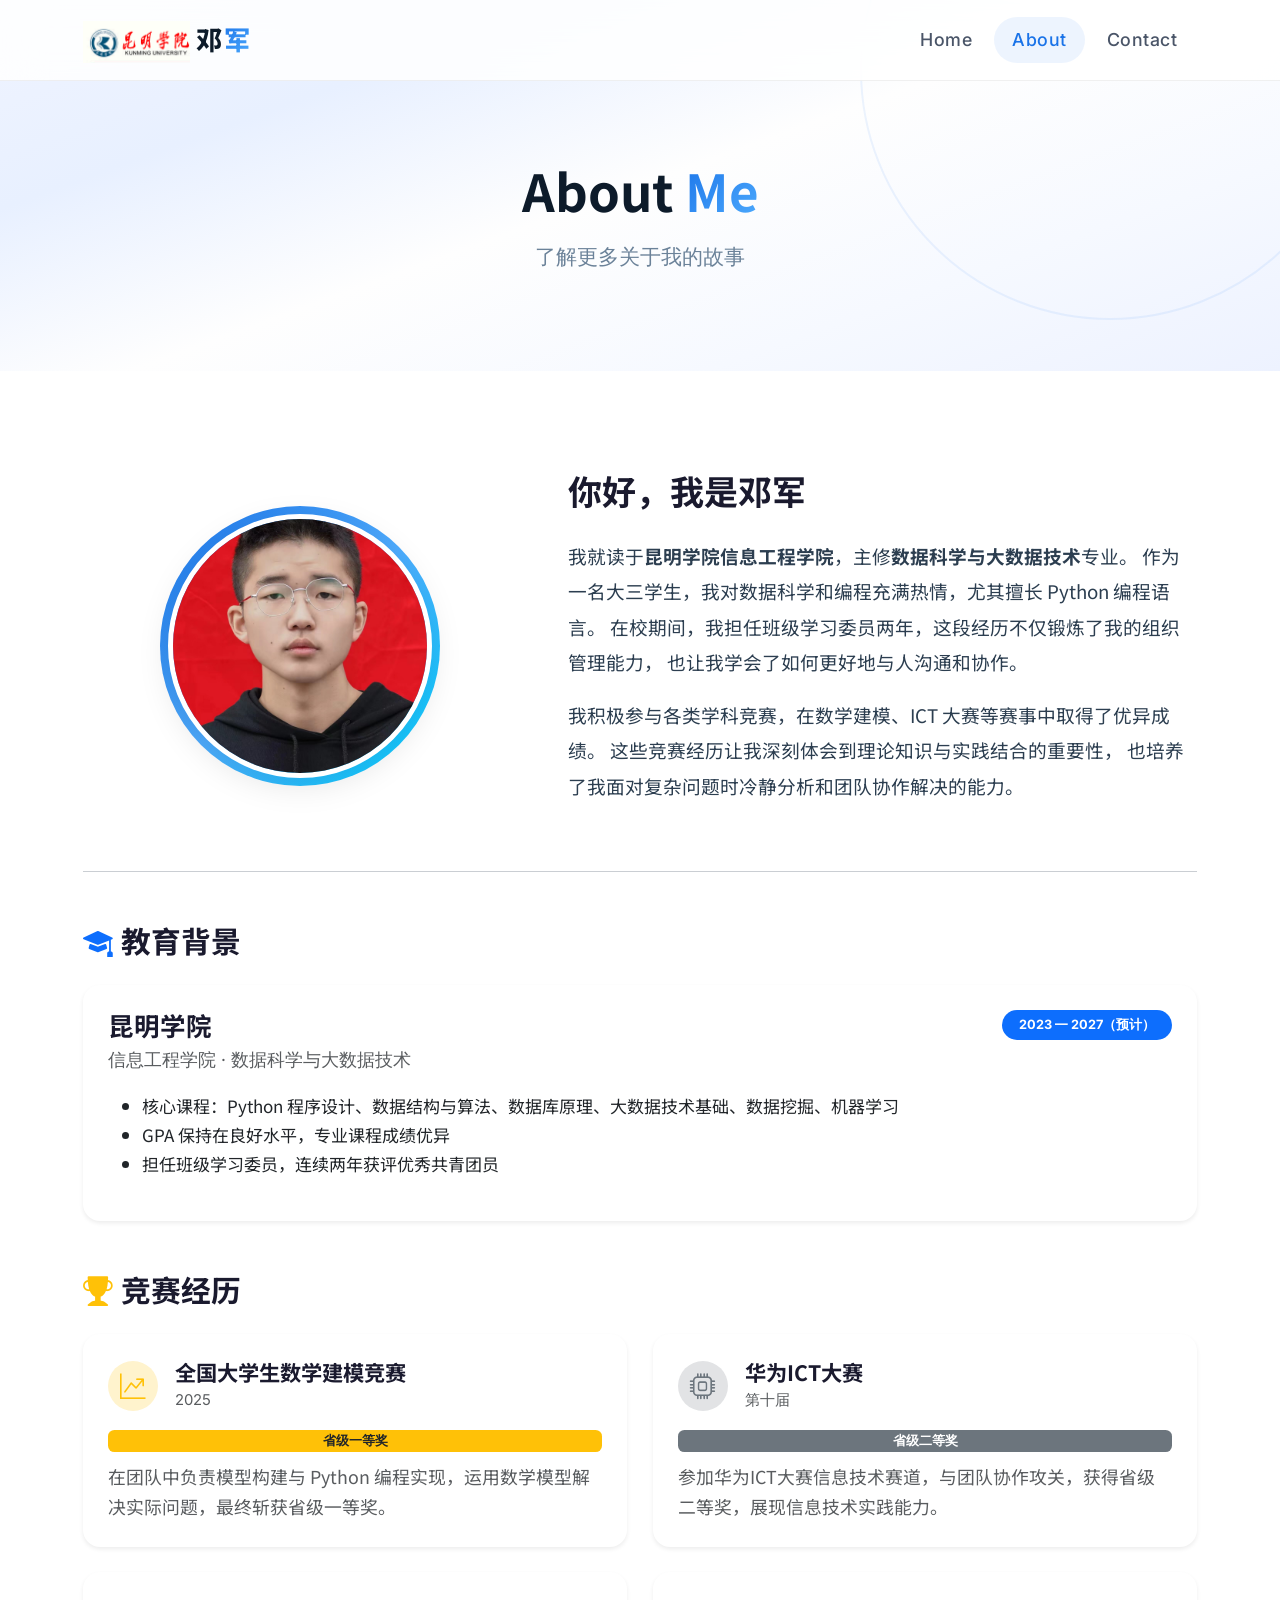
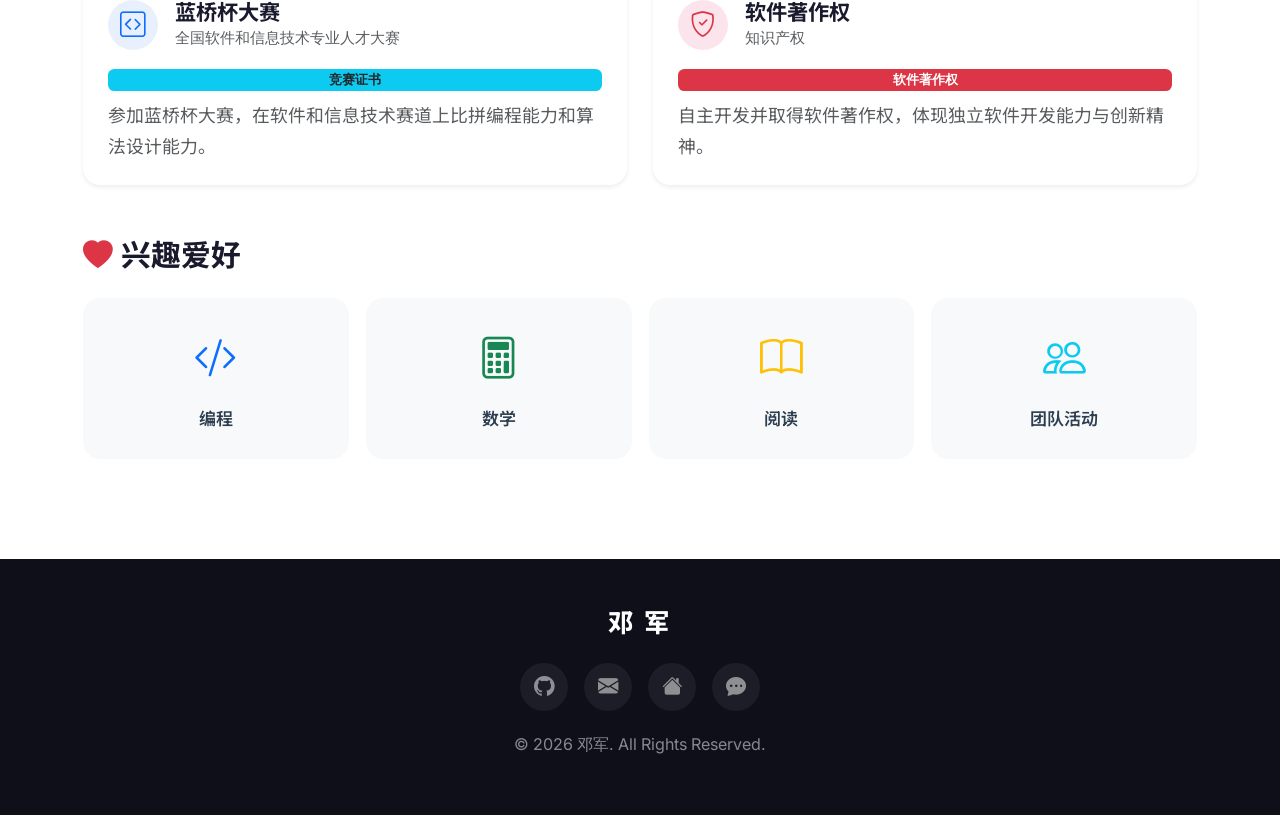
<file: public/about.html>
<!DOCTYPE html>
<html lang="zh-CN">
<head>
    <meta charset="UTF-8">
    <meta name="viewport" content="width=device-width, initial-scale=1.0">
    <meta name="description" content="关于邓军 - 数据科学与大数据技术专业">
    <title>About Me | 邓军</title>

    <!-- Bootstrap 5 CSS -->
    <link href="https://cdn.jsdelivr.net/npm/bootstrap@5.3.3/dist/css/bootstrap.min.css" rel="stylesheet">
    <!-- Bootstrap Icons -->
    <link href="https://cdn.jsdelivr.net/npm/bootstrap-icons@1.11.3/font/bootstrap-icons.css" rel="stylesheet">
    <!-- Google Fonts -->
    <link href="https://fonts.googleapis.com/css2?family=Inter:wght@300;400;500;600;700;800;900&family=Noto+Sans+SC:wght@300;400;500;700;900&display=swap" rel="stylesheet">
    <!-- Custom CSS -->
    <link rel="stylesheet" href="../css/style.css">
</head>
<body>

<!-- ==================== NAVBAR ==================== -->
<nav class="navbar navbar-expand-lg fixed-top">
    <div class="container">
        <a class="navbar-brand" href="../index.html"><img src="../images/学校校徽.png" alt="昆明学院" class="navbar-logo">邓<span>军</span></a>
        <button class="navbar-toggler" type="button" data-bs-toggle="collapse" data-bs-target="#navbarNav"
                aria-controls="navbarNav" aria-expanded="false" aria-label="Toggle navigation">
            <span class="navbar-toggler-icon"></span>
        </button>
        <div class="collapse navbar-collapse" id="navbarNav">
            <ul class="navbar-nav ms-auto">
                <li class="nav-item"><a class="nav-link" href="../index.html">Home</a></li>
                <li class="nav-item"><a class="nav-link active" href="about.html">About</a></li>
                <li class="nav-item"><a class="nav-link" href="contact.html">Contact</a></li>
            </ul>
        </div>
    </div>
</nav>

<!-- ==================== HERO ==================== -->
<section class="about-page-hero">
    <div class="hero-geometry circle-1"></div>
    <div class="hero-geometry circle-2"></div>
    <div class="container text-center position-relative" style="z-index:2;">
        <h1 class="fw-bold mb-3" style="font-family: var(--font-cn); font-size: 3rem; color: #0d1b2a;">
            About <span style="background: linear-gradient(135deg, #1a73e8 0%, #4facfe 100%); -webkit-background-clip: text; -webkit-text-fill-color: transparent;">Me</span>
        </h1>
        <p class="fs-5" style="color: #6b8299;">了解更多关于我的故事</p>
    </div>
</section>

<!-- ==================== MAIN CONTENT ==================== -->
<section class="section section-alt">
    <div class="container">
        <!-- Bio -->
        <div class="row g-5 align-items-center mb-5">
            <div class="col-lg-5 text-center">
                <div class="hero-photo-frame mx-auto" style="width: 280px; height: 280px;">
                    <img src="../images/photo.jpg" alt="邓军" loading="lazy">
                </div>
            </div>
            <div class="col-lg-7">
                <h2 class="fw-bold mb-4" style="font-family: var(--font-cn);">你好，我是邓军</h2>
                <p style="font-family: var(--font-cn); font-size: 1.1rem; line-height: 1.9; color: var(--text);">
                    我就读于<strong>昆明学院信息工程学院</strong>，主修<strong>数据科学与大数据技术</strong>专业。
                    作为一名大三学生，我对数据科学和编程充满热情，尤其擅长 Python 编程语言。
                    在校期间，我担任班级学习委员两年，这段经历不仅锻炼了我的组织管理能力，
                    也让我学会了如何更好地与人沟通和协作。
                </p>
                <p style="font-family: var(--font-cn); font-size: 1.1rem; line-height: 1.9; color: var(--text);">
                    我积极参与各类学科竞赛，在数学建模、ICT 大赛等赛事中取得了优异成绩。
                    这些竞赛经历让我深刻体会到理论知识与实践结合的重要性，
                    也培养了我面对复杂问题时冷静分析和团队协作解决的能力。
                </p>
            </div>
        </div>

        <hr class="my-5">

        <!-- Education -->
        <div class="mb-5">
            <h3 class="fw-bold mb-4" style="font-family: var(--font-cn);">
                <i class="bi bi-mortarboard-fill text-primary me-2"></i>教育背景
            </h3>
            <div class="card border-0 shadow-sm rounded-4 p-4">
                <div class="d-flex flex-wrap justify-content-between align-items-start mb-3">
                    <div>
                        <h4 class="fw-bold mb-1" style="font-family: var(--font-cn);">昆明学院</h4>
                        <p class="text-muted mb-0">信息工程学院 · 数据科学与大数据技术</p>
                    </div>
                    <span class="badge bg-primary rounded-pill px-3 py-2">2023 — 2027（预计）</span>
                </div>
                <ul style="font-family: var(--font-cn);">
                    <li>核心课程：Python 程序设计、数据结构与算法、数据库原理、大数据技术基础、数据挖掘、机器学习</li>
                    <li>GPA 保持在良好水平，专业课程成绩优异</li>
                    <li>担任班级学习委员，连续两年获评优秀共青团员</li>
                </ul>
            </div>
        </div>

        <!-- Competitions -->
        <div class="mb-5">
            <h3 class="fw-bold mb-4" style="font-family: var(--font-cn);">
                <i class="bi bi-trophy-fill text-warning me-2"></i>竞赛经历
            </h3>
            <div class="row g-4">
                <div class="col-md-6">
                    <div class="card border-0 shadow-sm rounded-4 p-4 h-100">
                        <div class="d-flex align-items-center gap-3 mb-3">
                            <div class="rounded-circle d-flex align-items-center justify-content-center"
                                 style="width:50px;height:50px;background:#fff3cd;">
                                <i class="bi bi-graph-up-arrow text-warning fs-4"></i>
                            </div>
                            <div>
                                <h5 class="fw-bold mb-0" style="font-family: var(--font-cn);">全国大学生数学建模竞赛</h5>
                                <small class="text-muted">2025</small>
                            </div>
                        </div>
                        <span class="badge bg-warning text-dark mb-2">省级一等奖</span>
                        <p class="text-muted mb-0" style="font-family: var(--font-cn);">
                            在团队中负责模型构建与 Python 编程实现，运用数学模型解决实际问题，最终斩获省级一等奖。
                        </p>
                    </div>
                </div>
                <div class="col-md-6">
                    <div class="card border-0 shadow-sm rounded-4 p-4 h-100">
                        <div class="d-flex align-items-center gap-3 mb-3">
                            <div class="rounded-circle d-flex align-items-center justify-content-center"
                                 style="width:50px;height:50px;background:#e2e3e5;">
                                <i class="bi bi-cpu text-secondary fs-4"></i>
                            </div>
                            <div>
                                <h5 class="fw-bold mb-0" style="font-family: var(--font-cn);">华为ICT大赛</h5>
                                <small class="text-muted">第十届</small>
                            </div>
                        </div>
                        <span class="badge bg-secondary mb-2">省级二等奖</span>
                        <p class="text-muted mb-0" style="font-family: var(--font-cn);">
                            参加华为ICT大赛信息技术赛道，与团队协作攻关，获得省级二等奖，展现信息技术实践能力。
                        </p>
                    </div>
                </div>
                <div class="col-md-6">
                    <div class="card border-0 shadow-sm rounded-4 p-4 h-100">
                        <div class="d-flex align-items-center gap-3 mb-3">
                            <div class="rounded-circle d-flex align-items-center justify-content-center"
                                 style="width:50px;height:50px;background:#e8f0fe;">
                                <i class="bi bi-code-square text-primary fs-4"></i>
                            </div>
                            <div>
                                <h5 class="fw-bold mb-0" style="font-family: var(--font-cn);">蓝桥杯大赛</h5>
                                <small class="text-muted">全国软件和信息技术专业人才大赛</small>
                            </div>
                        </div>
                        <span class="badge bg-info text-dark mb-2">竞赛证书</span>
                        <p class="text-muted mb-0" style="font-family: var(--font-cn);">
                            参加蓝桥杯大赛，在软件和信息技术赛道上比拼编程能力和算法设计能力。
                        </p>
                    </div>
                </div>
                <div class="col-md-6">
                    <div class="card border-0 shadow-sm rounded-4 p-4 h-100">
                        <div class="d-flex align-items-center gap-3 mb-3">
                            <div class="rounded-circle d-flex align-items-center justify-content-center"
                                 style="width:50px;height:50px;background:#fce4ec;">
                                <i class="bi bi-shield-check text-danger fs-4"></i>
                            </div>
                            <div>
                                <h5 class="fw-bold mb-0" style="font-family: var(--font-cn);">软件著作权</h5>
                                <small class="text-muted">知识产权</small>
                            </div>
                        </div>
                        <span class="badge bg-danger mb-2">软件著作权</span>
                        <p class="text-muted mb-0" style="font-family: var(--font-cn);">
                            自主开发并取得软件著作权，体现独立软件开发能力与创新精神。
                        </p>
                    </div>
                </div>
            </div>
        </div>

        <!-- Hobbies & Interests -->
        <div>
            <h3 class="fw-bold mb-4" style="font-family: var(--font-cn);">
                <i class="bi bi-heart-fill text-danger me-2"></i>兴趣爱好
            </h3>
            <div class="row g-3">
                <div class="col-6 col-md-3">
                    <div class="text-center p-4 rounded-4" style="background: #f8f9fa;">
                        <i class="bi bi-code-slash fs-1 text-primary d-block mb-2"></i>
                        <span style="font-family: var(--font-cn); font-weight: 600;">编程</span>
                    </div>
                </div>
                <div class="col-6 col-md-3">
                    <div class="text-center p-4 rounded-4" style="background: #f8f9fa;">
                        <i class="bi bi-calculator fs-1 text-success d-block mb-2"></i>
                        <span style="font-family: var(--font-cn); font-weight: 600;">数学</span>
                    </div>
                </div>
                <div class="col-6 col-md-3">
                    <div class="text-center p-4 rounded-4" style="background: #f8f9fa;">
                        <i class="bi bi-book fs-1 text-warning d-block mb-2"></i>
                        <span style="font-family: var(--font-cn); font-weight: 600;">阅读</span>
                    </div>
                </div>
                <div class="col-6 col-md-3">
                    <div class="text-center p-4 rounded-4" style="background: #f8f9fa;">
                        <i class="bi bi-people fs-1 text-info d-block mb-2"></i>
                        <span style="font-family: var(--font-cn); font-weight: 600;">团队活动</span>
                    </div>
                </div>
            </div>
        </div>
    </div>
</section>

<!-- ==================== FOOTER ==================== -->
<footer class="footer">
    <div class="container">
        <div class="brand">邓 军</div>
        <div class="social-links">
            <a href="https://github.com/dengjun040814-dj" target="_blank" rel="noopener" class="social-link" title="GitHub">
                <i class="bi bi-github"></i>
            </a>
            <a href="mailto:dengjun@example.com" class="social-link" title="Email">
                <i class="bi bi-envelope-fill"></i>
            </a>
            <a href="../index.html" class="social-link" title="Home">
                <i class="bi bi-house-fill"></i>
            </a>
            <a href="contact.html" class="social-link" title="Contact">
                <i class="bi bi-chat-dots-fill"></i>
            </a>
        </div>
        <p class="copyright">&copy; 2026 邓军. All Rights Reserved.</p>
    </div>
</footer>

<!-- Bootstrap JS -->
<script src="https://cdn.jsdelivr.net/npm/bootstrap@5.3.3/dist/js/bootstrap.bundle.min.js"></script>
</body>
</html>
</file>
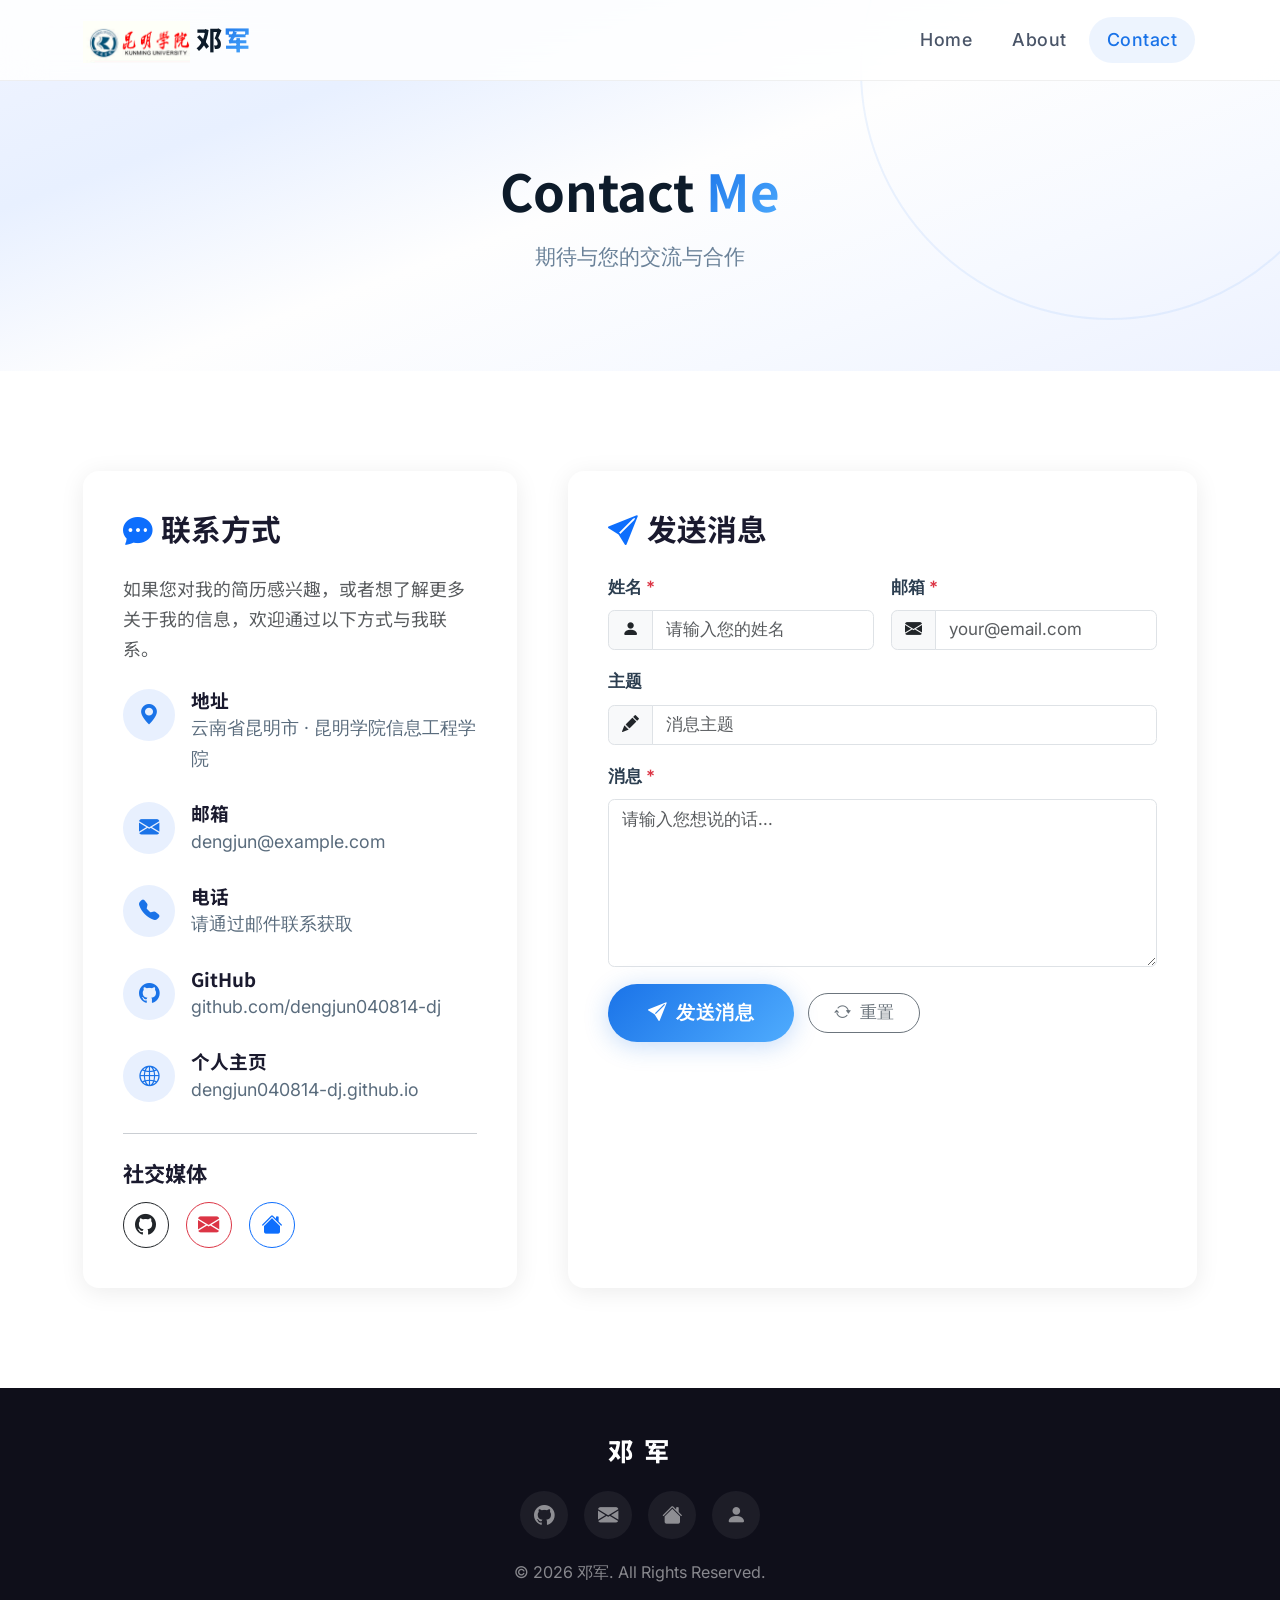
<file: public/contact.html>
<!DOCTYPE html>
<html lang="zh-CN">
<head>
    <meta charset="UTF-8">
    <meta name="viewport" content="width=device-width, initial-scale=1.0">
    <meta name="description" content="联系邓军 - 数据科学与大数据技术专业">
    <title>Contact Me | 邓军</title>

    <!-- Bootstrap 5 CSS -->
    <link href="https://cdn.jsdelivr.net/npm/bootstrap@5.3.3/dist/css/bootstrap.min.css" rel="stylesheet">
    <!-- Bootstrap Icons -->
    <link href="https://cdn.jsdelivr.net/npm/bootstrap-icons@1.11.3/font/bootstrap-icons.css" rel="stylesheet">
    <!-- Google Fonts -->
    <link href="https://fonts.googleapis.com/css2?family=Inter:wght@300;400;500;600;700;800;900&family=Noto+Sans+SC:wght@300;400;500;700;900&display=swap" rel="stylesheet">
    <!-- Custom CSS -->
    <link rel="stylesheet" href="../css/style.css">
</head>
<body>

<!-- ==================== NAVBAR ==================== -->
<nav class="navbar navbar-expand-lg fixed-top">
    <div class="container">
        <a class="navbar-brand" href="../index.html"><img src="../images/学校校徽.png" alt="昆明学院" class="navbar-logo">邓<span>军</span></a>
        <button class="navbar-toggler" type="button" data-bs-toggle="collapse" data-bs-target="#navbarNav"
                aria-controls="navbarNav" aria-expanded="false" aria-label="Toggle navigation">
            <span class="navbar-toggler-icon"></span>
        </button>
        <div class="collapse navbar-collapse" id="navbarNav">
            <ul class="navbar-nav ms-auto">
                <li class="nav-item"><a class="nav-link" href="../index.html">Home</a></li>
                <li class="nav-item"><a class="nav-link" href="about.html">About</a></li>
                <li class="nav-item"><a class="nav-link active" href="contact.html">Contact</a></li>
            </ul>
        </div>
    </div>
</nav>

<!-- ==================== HERO ==================== -->
<section class="contact-page-hero">
    <div class="hero-geometry circle-1"></div>
    <div class="hero-geometry circle-3"></div>
    <div class="container text-center position-relative" style="z-index:2;">
        <h1 class="fw-bold mb-3" style="font-family: var(--font-cn); font-size: 3rem; color: #0d1b2a;">
            Contact <span style="background: linear-gradient(135deg, #1a73e8 0%, #4facfe 100%); -webkit-background-clip: text; -webkit-text-fill-color: transparent;">Me</span>
        </h1>
        <p class="fs-5" style="color: #6b8299;">期待与您的交流与合作</p>
    </div>
</section>

<!-- ==================== MAIN CONTENT ==================== -->
<section class="section section-alt">
    <div class="container">
        <div class="row g-5">
            <!-- Contact Information -->
            <div class="col-lg-5">
                <div class="contact-info-card">
                    <h3 class="fw-bold mb-4" style="font-family: var(--font-cn);">
                        <i class="bi bi-chat-dots-fill text-primary me-2"></i>联系方式
                    </h3>
                    <p class="text-muted mb-4" style="font-family: var(--font-cn);">
                        如果您对我的简历感兴趣，或者想了解更多关于我的信息，欢迎通过以下方式与我联系。
                    </p>

                    <div class="contact-item">
                        <div class="contact-icon"><i class="bi bi-geo-alt-fill"></i></div>
                        <div>
                            <h5>地址</h5>
                            <p>云南省昆明市 · 昆明学院信息工程学院</p>
                        </div>
                    </div>

                    <div class="contact-item">
                        <div class="contact-icon"><i class="bi bi-envelope-fill"></i></div>
                        <div>
                            <h5>邮箱</h5>
                            <a href="mailto:dengjun@example.com">dengjun@example.com</a>
                        </div>
                    </div>

                    <div class="contact-item">
                        <div class="contact-icon"><i class="bi bi-telephone-fill"></i></div>
                        <div>
                            <h5>电话</h5>
                            <p>请通过邮件联系获取</p>
                        </div>
                    </div>

                    <div class="contact-item">
                        <div class="contact-icon"><i class="bi bi-github"></i></div>
                        <div>
                            <h5>GitHub</h5>
                            <a href="https://github.com/dengjun040814-dj" target="_blank" rel="noopener">
                                github.com/dengjun040814-dj
                            </a>
                        </div>
                    </div>

                    <div class="contact-item">
                        <div class="contact-icon"><i class="bi bi-globe2"></i></div>
                        <div>
                            <h5>个人主页</h5>
                            <a href="https://dengjun040814-dj.github.io/Personal-Resume/" target="_blank" rel="noopener">
                                dengjun040814-dj.github.io
                            </a>
                        </div>
                    </div>

                    <!-- Social Links -->
                    <hr class="my-4">
                    <h5 class="fw-bold mb-3" style="font-family: var(--font-cn);">社交媒体</h5>
                    <div class="d-flex gap-3">
                        <a href="https://github.com/dengjun040814-dj" target="_blank" rel="noopener"
                           class="btn btn-outline-dark rounded-circle d-flex align-items-center justify-content-center"
                           style="width:46px;height:46px;" title="GitHub">
                            <i class="bi bi-github fs-5"></i>
                        </a>
                        <a href="mailto:dengjun@example.com"
                           class="btn btn-outline-danger rounded-circle d-flex align-items-center justify-content-center"
                           style="width:46px;height:46px;" title="Email">
                            <i class="bi bi-envelope-fill fs-5"></i>
                        </a>
                        <a href="../index.html"
                           class="btn btn-outline-primary rounded-circle d-flex align-items-center justify-content-center"
                           style="width:46px;height:46px;" title="Home">
                            <i class="bi bi-house-fill fs-5"></i>
                        </a>
                    </div>
                </div>
            </div>

            <!-- Contact Form -->
            <div class="col-lg-7">
                <div class="contact-info-card">
                    <h3 class="fw-bold mb-4" style="font-family: var(--font-cn);">
                        <i class="bi bi-send-fill text-primary me-2"></i>发送消息
                    </h3>
                    <form id="contactForm">
                        <div class="row g-3">
                            <div class="col-md-6">
                                <label for="name" class="form-label fw-semibold">姓名 <span class="text-danger">*</span></label>
                                <div class="input-group">
                                    <span class="input-group-text bg-light"><i class="bi bi-person-fill"></i></span>
                                    <input type="text" class="form-control" id="name" placeholder="请输入您的姓名" required>
                                </div>
                            </div>
                            <div class="col-md-6">
                                <label for="email" class="form-label fw-semibold">邮箱 <span class="text-danger">*</span></label>
                                <div class="input-group">
                                    <span class="input-group-text bg-light"><i class="bi bi-envelope-fill"></i></span>
                                    <input type="email" class="form-control" id="email" placeholder="your@email.com" required>
                                </div>
                            </div>
                            <div class="col-12">
                                <label for="subject" class="form-label fw-semibold">主题</label>
                                <div class="input-group">
                                    <span class="input-group-text bg-light"><i class="bi bi-pencil-fill"></i></span>
                                    <input type="text" class="form-control" id="subject" placeholder="消息主题">
                                </div>
                            </div>
                            <div class="col-12">
                                <label for="message" class="form-label fw-semibold">消息 <span class="text-danger">*</span></label>
                                <textarea class="form-control" id="message" rows="6" placeholder="请输入您想说的话..." required></textarea>
                            </div>
                            <div class="col-12">
                                <button type="submit" class="btn btn-hero-primary">
                                    <i class="bi bi-send-fill me-2"></i>发送消息
                                </button>
                                <button type="reset" class="btn btn-outline-secondary ms-2 rounded-pill px-4">
                                    <i class="bi bi-arrow-repeat me-2"></i>重置
                                </button>
                            </div>
                        </div>
                    </form>
                </div>
            </div>
        </div>
    </div>
</section>

<!-- ==================== FOOTER ==================== -->
<footer class="footer">
    <div class="container">
        <div class="brand">邓 军</div>
        <div class="social-links">
            <a href="https://github.com/dengjun040814-dj" target="_blank" rel="noopener" class="social-link" title="GitHub">
                <i class="bi bi-github"></i>
            </a>
            <a href="mailto:dengjun@example.com" class="social-link" title="Email">
                <i class="bi bi-envelope-fill"></i>
            </a>
            <a href="../index.html" class="social-link" title="Home">
                <i class="bi bi-house-fill"></i>
            </a>
            <a href="about.html" class="social-link" title="About">
                <i class="bi bi-person-fill"></i>
            </a>
        </div>
        <p class="copyright">&copy; 2026 邓军. All Rights Reserved.</p>
    </div>
</footer>

<!-- Bootstrap JS -->
<script src="https://cdn.jsdelivr.net/npm/bootstrap@5.3.3/dist/js/bootstrap.bundle.min.js"></script>

<!-- Form handling -->
<script>
(function() {
    'use strict';

    // Navbar scroll effect
    const navbar = document.querySelector('.navbar');
    window.addEventListener('scroll', function() {
        if (window.scrollY > 50) {
            navbar.classList.add('scrolled');
        } else {
            navbar.classList.remove('scrolled');
        }
    }, { passive: true });

    // Contact form
    const contactForm = document.getElementById('contactForm');
    if (contactForm) {
        contactForm.addEventListener('submit', function(e) {
            e.preventDefault();
            const name = document.getElementById('name').value.trim();
            const email = document.getElementById('email').value.trim();
            const message = document.getElementById('message').value.trim();

            if (!name || !email || !message) {
                alert('请填写所有必填字段（姓名、邮箱、消息）！');
                return;
            }

            alert('感谢您的消息，' + name + '！\n\n我会尽快回复您的邮件（' + email + '）。\n\n(演示模式 — 消息未实际发送)');
            contactForm.reset();
        });
    }
})();
</script>

</body>
</html>
</file>
<file: css/style.css>
/* ============================================================
   Personal Resume — Custom Styles
   Data Science & Big Data Technology · Kunming University
   ============================================================ */

/* ---------- CSS Variables ---------- */
:root {
  --primary: #1a73e8;
  --primary-dark: #1557b0;
  --primary-light: #e8f0fe;
  --accent: #0d47a1;
  --dark: #1a1a2e;
  --darker: #0f0f1a;
  --text: #2c3e50;
  --text-light: #5a6c7d;
  --bg: #f8f9fa;
  --white: #ffffff;
  --card-shadow: 0 4px 24px rgba(0, 0, 0, 0.08);
  --card-shadow-hover: 0 12px 40px rgba(0, 0, 0, 0.15);
  --transition: all 0.3s cubic-bezier(0.25, 0.8, 0.25, 1.2);
  --radius: 16px;
  --radius-sm: 10px;
  --font-cn: "PingFang SC", "Hiragino Sans GB", "Microsoft YaHei", "Noto Sans SC", sans-serif;
  --font-en: "Inter", "Segoe UI", "Roboto", "Helvetica Neue", sans-serif;
}

/* ---------- Base ---------- */
* { box-sizing: border-box; }

html {
  scroll-behavior: smooth;
  scroll-padding-top: 80px;
  font-size: 17px; /* 放大基准字号 */
}

body {
  font-family: var(--font-en);
  color: var(--text);
  background: var(--bg);
  line-height: 1.7;
  overflow-x: hidden;
  -webkit-font-smoothing: antialiased;
}

h1, h2, h3, h4, h5, h6 {
  font-family: var(--font-cn);
  font-weight: 700;
  color: var(--dark);
}

a { text-decoration: none; transition: var(--transition); }

img { max-width: 100%; height: auto; }

p { font-size: 1.05rem; }

/* ---------- Navbar ---------- */
.navbar {
  background: rgba(255, 255, 255, 0.85) !important;
  backdrop-filter: blur(20px);
  -webkit-backdrop-filter: blur(20px);
  border-bottom: 1px solid rgba(0, 0, 0, 0.06);
  padding: 12px 0;
  transition: var(--transition);
  z-index: 1030;
}

.navbar.scrolled {
  padding: 8px 0;
  box-shadow: 0 2px 24px rgba(0, 0, 0, 0.08);
  background: rgba(255, 255, 255, 0.95) !important;
}

.navbar-brand {
  font-family: var(--font-cn);
  font-weight: 800;
  font-size: 1.55rem;
  color: #0d1b2a !important;
  letter-spacing: 2px;
}

.navbar-brand .navbar-logo {
  height: 1.6em;
  width: auto;
  vertical-align: middle;
  margin-right: 6px;
  margin-top: -3px;
}

.navbar-brand span {
  background: linear-gradient(135deg, #1a73e8 0%, #4facfe 100%);
  -webkit-background-clip: text;
  -webkit-text-fill-color: transparent;
  background-clip: text;
}

.navbar-nav .nav-link {
  color: #4a5568 !important;
  font-weight: 500;
  font-size: 1.05rem;
  padding: 8px 18px !important;
  margin: 0 2px;
  border-radius: 50px;
  transition: var(--transition);
  letter-spacing: 0.5px;
}

.navbar-nav .nav-link:hover,
.navbar-nav .nav-link.active {
  color: #1a73e8 !important;
  background: rgba(26, 115, 232, 0.08);
}

/* ---------- Hero Section ---------- */
.hero {
  position: relative;
  min-height: 100vh;
  display: flex;
  align-items: center;
  background: linear-gradient(160deg, #f0f4ff 0%, #e8f0ff 25%, #fefefe 50%, #f6f9ff 75%, #edf2ff 100%);
  overflow: hidden;
  padding: 120px 0 80px;
}

/* Animated background blobs */
.hero::before {
  content: '';
  position: absolute;
  top: -30%;
  right: -10%;
  width: 700px;
  height: 700px;
  background: radial-gradient(circle, rgba(79, 172, 254, 0.12) 0%, rgba(0, 242, 254, 0.06) 40%, transparent 70%);
  border-radius: 50%;
  animation: heroBlob1 18s ease-in-out infinite;
}

.hero::after {
  content: '';
  position: absolute;
  bottom: -20%;
  left: -5%;
  width: 500px;
  height: 500px;
  background: radial-gradient(circle, rgba(26, 115, 232, 0.1) 0%, rgba(79, 172, 254, 0.04) 40%, transparent 70%);
  border-radius: 50%;
  animation: heroBlob2 22s ease-in-out infinite;
}

@keyframes heroBlob1 {
  0%, 100% { transform: translate(0, 0) scale(1); }
  33% { transform: translate(-40px, 30px) scale(1.08); }
  66% { transform: translate(20px, -20px) scale(0.95); }
}

@keyframes heroBlob2 {
  0%, 100% { transform: translate(0, 0) scale(1); }
  50% { transform: translate(30px, -40px) scale(1.1); }
}

/* Floating geometry — now more visible and decorative */
.hero-geometry {
  position: absolute;
  border-radius: 50%;
  pointer-events: none;
}

.hero-geometry.circle-1 {
  width: 500px; height: 500px;
  border: 2px solid rgba(26, 115, 232, 0.08);
  top: -180px; right: -80px;
  animation: floatGeometry 25s linear infinite;
}

.hero-geometry.circle-2 {
  width: 350px; height: 350px;
  border: 2px solid rgba(79, 172, 254, 0.1);
  bottom: -120px; left: -60px;
  animation: floatGeometry 20s linear infinite reverse;
}

.hero-geometry.circle-3 {
  width: 160px; height: 160px;
  border: 2px dashed rgba(26, 115, 232, 0.15);
  top: 45%; right: 12%;
  animation: floatGeometry 15s linear infinite;
}

@keyframes floatGeometry {
  0% { transform: rotate(0deg); }
  100% { transform: rotate(360deg); }
}

.hero-content {
  position: relative;
  z-index: 2;
}

.hero-greeting {
  display: inline-block;
  font-family: var(--font-cn);
  font-size: 1rem;
  font-weight: 700;
  color: #1a73e8;
  letter-spacing: 3px;
  background: rgba(26, 115, 232, 0.08);
  padding: 8px 22px;
  border-radius: 50px;
  margin-bottom: 24px;
  border: 1px solid rgba(26, 115, 232, 0.15);
}

.hero h1 {
  font-size: 4.4rem;    /* 放大名字 */
  font-weight: 900;
  color: #0d1b2a;
  margin-bottom: 8px;
  line-height: 1.15;
  letter-spacing: -1px;
}

.hero h1 .highlight {
  background: linear-gradient(135deg, #1a73e8 0%, #4facfe 50%, #00d2ff 100%);
  -webkit-background-clip: text;
  -webkit-text-fill-color: transparent;
  background-clip: text;
}

.hero-title {
  font-size: 1.5rem;
  font-weight: 500;
  color: #4a6278;
  margin-bottom: 12px;
  font-family: var(--font-en);
  letter-spacing: 1px;
}

.hero-university {
  display: inline-flex;
  align-items: center;
  gap: 8px;
  font-size: 1.1rem;
  color: #6b8299;
  margin-bottom: 28px;
  font-family: var(--font-cn);
}

.hero-university i {
  color: #1a73e8;
}

.hero-cta {
  display: flex;
  gap: 16px;
  flex-wrap: wrap;
}

.btn-hero-primary {
  background: linear-gradient(135deg, #1a73e8 0%, #4facfe 100%);
  color: #fff;
  border: none;
  padding: 15px 40px;
  border-radius: 50px;
  font-weight: 700;
  font-size: 1.1rem;
  letter-spacing: 0.5px;
  transition: var(--transition);
  box-shadow: 0 4px 24px rgba(26, 115, 232, 0.25);
}

.btn-hero-primary:hover {
  transform: translateY(-3px);
  box-shadow: 0 10px 40px rgba(26, 115, 232, 0.4);
  color: #fff;
}

.btn-hero-outline {
  background: transparent;
  color: #1a1a2e;
  border: 2px solid #d0daea;
  padding: 15px 40px;
  border-radius: 50px;
  font-weight: 600;
  font-size: 1.1rem;
  letter-spacing: 0.5px;
  transition: var(--transition);
}

.btn-hero-outline:hover {
  background: #f0f4ff;
  border-color: #1a73e8;
  color: #1a73e8;
  transform: translateY(-3px);
}

/* Hero photo */
.hero-photo-wrapper {
  position: relative;
  z-index: 2;
  display: flex;
  justify-content: center;
}

.hero-photo-frame {
  position: relative;
  width: 340px;
  height: 340px;
  border-radius: 50%;
  padding: 8px;
}

.hero-photo-frame::before {
  content: '';
  position: absolute;
  inset: 0;
  border-radius: 50%;
  background: linear-gradient(135deg, #1a73e8, #4facfe, #00d2ff);
  animation: photoBorderRotate 4s linear infinite;
}

@keyframes photoBorderRotate {
  0% { transform: rotate(0deg); }
  100% { transform: rotate(360deg); }
}

.hero-photo-frame img {
  position: relative;
  z-index: 1;
  width: 100%;
  height: 100%;
  object-fit: cover;
  border-radius: 50%;
  border: 5px solid #fff;
  box-shadow: 0 8px 32px rgba(0,0,0,0.1);
}

/* Scroll indicator */
.scroll-indicator {
  position: absolute;
  bottom: 40px;
  left: 50%;
  transform: translateX(-50%);
  z-index: 2;
  display: flex;
  flex-direction: column;
  align-items: center;
  gap: 8px;
}

.scroll-indicator span {
  font-size: 0.8rem;
  letter-spacing: 3px;
  color: #8a9bb5;
  text-transform: uppercase;
}

.scroll-mouse {
  width: 26px;
  height: 40px;
  border: 2px solid #c0cddc;
  border-radius: 14px;
  position: relative;
}

.scroll-mouse::after {
  content: '';
  position: absolute;
  top: 8px;
  left: 50%;
  transform: translateX(-50%);
  width: 4px;
  height: 8px;
  background: #1a73e8;
  border-radius: 2px;
  animation: scrollWheel 2s ease-in-out infinite;
}

@keyframes scrollWheel {
  0%, 100% { top: 8px; opacity: 1; }
  50% { top: 20px; opacity: 0.3; }
}

/* ---------- Section Common ---------- */
.section {
  padding: 100px 0;
  position: relative;
}

.section-alt {
  background: var(--white);
}

.section-header {
  text-align: center;
  margin-bottom: 64px;
}

.section-label {
  display: inline-block;
  font-family: var(--font-cn);
  font-size: 0.95rem;
  font-weight: 700;
  color: var(--primary);
  letter-spacing: 3px;
  text-transform: uppercase;
  background: var(--primary-light);
  padding: 7px 22px;
  border-radius: 50px;
  margin-bottom: 16px;
}

.section-title {
  font-family: var(--font-cn);
  font-size: 2.8rem;
  font-weight: 800;
  color: var(--dark);
  margin-bottom: 12px;
}

.section-subtitle {
  font-size: 1.2rem;
  color: var(--text-light);
  max-width: 600px;
  margin: 0 auto;
}

/* ---------- About Section ---------- */
.about-text {
  font-family: var(--font-cn);
  font-size: 1.15rem;
  color: var(--text);
  line-height: 1.9;
}

.about-text .lead {
  font-size: 1.4rem;
  font-weight: 600;
  color: var(--dark);
  border-left: 4px solid var(--primary);
  padding-left: 20px;
  margin-bottom: 24px;
}

.about-stats {
  display: grid;
  grid-template-columns: repeat(2, 1fr);
  gap: 20px;
  margin-top: 32px;
}

.stat-card {
  background: var(--bg);
  padding: 28px 24px;
  border-radius: var(--radius-sm);
  text-align: center;
  transition: var(--transition);
  border: 1px solid transparent;
}

.stat-card:hover {
  background: var(--white);
  border-color: rgba(26, 115, 232, 0.15);
  box-shadow: var(--card-shadow);
  transform: translateY(-4px);
}

.stat-card .stat-number {
  font-size: 2.6rem;
  font-weight: 800;
  background: linear-gradient(135deg, var(--primary), #4facfe);
  -webkit-background-clip: text;
  -webkit-text-fill-color: transparent;
  background-clip: text;
  line-height: 1;
}

.stat-card .stat-label {
  font-family: var(--font-cn);
  font-size: 1rem;
  color: var(--text-light);
  margin-top: 8px;
}

/* ---------- Skills Section ---------- */
.skills-grid {
  display: grid;
  grid-template-columns: repeat(auto-fit, minmax(260px, 1fr));
  gap: 24px;
}

.skill-card {
  background: var(--white);
  padding: 32px 28px;
  border-radius: var(--radius);
  text-align: center;
  border: 1px solid rgba(0, 0, 0, 0.06);
  transition: var(--transition);
  position: relative;
  overflow: hidden;
}

.skill-card::before {
  content: '';
  position: absolute;
  top: 0; left: 0; right: 0;
  height: 4px;
  background: linear-gradient(90deg, var(--primary), #4facfe);
  transform: scaleX(0);
  transition: transform 0.4s ease;
}

.skill-card:hover::before {
  transform: scaleX(1);
}

.skill-card:hover {
  transform: translateY(-8px);
  box-shadow: var(--card-shadow-hover);
}

.skill-icon {
  width: 72px;
  height: 72px;
  margin: 0 auto 20px;
  border-radius: 50%;
  display: flex;
  align-items: center;
  justify-content: center;
  font-size: 2rem;
  transition: var(--transition);
}

.skill-icon.python { background: linear-gradient(135deg, #30699815, #FFD43B15); color: #306998; }
.skill-icon.data { background: linear-gradient(135deg, #1a73e815, #4facfe15); color: #1a73e8; }
.skill-icon.math { background: linear-gradient(135deg, #e8453c15, #ff6b6b15); color: #e8453c; }
.skill-icon.pm { background: linear-gradient(135deg, #2ea44f15, #3fb95015); color: #2ea44f; }
.skill-icon.team { background: linear-gradient(135deg, #9b59b615, #a855f715); color: #9b59b6; }

.skill-card:hover .skill-icon {
  transform: scale(1.1);
}

.skill-card h4 {
  font-family: var(--font-cn);
  font-size: 1.25rem;
  font-weight: 700;
  margin-bottom: 8px;
}

.skill-card p {
  font-size: 1rem;
  color: var(--text-light);
  margin: 0;
}

.skill-bar-wrapper {
  margin-top: 48px;
}

.skill-bar-item {
  margin-bottom: 20px;
}

.skill-bar-header {
  display: flex;
  justify-content: space-between;
  margin-bottom: 8px;
  font-weight: 600;
  font-family: var(--font-cn);
}

.skill-bar-header span:last-child {
  color: var(--primary);
}

.skill-bar {
  height: 10px;
  background: #e9ecef;
  border-radius: 10px;
  overflow: hidden;
}

.skill-bar-fill {
  height: 100%;
  border-radius: 10px;
  background: linear-gradient(90deg, var(--primary), #4facfe);
  transition: width 1.5s ease;
  width: 0;
}

/* ---------- Awards Section ---------- */
.award-card {
  background: var(--white);
  border-radius: var(--radius);
  overflow: hidden;
  border: 1px solid rgba(0, 0, 0, 0.06);
  transition: var(--transition);
  height: 100%;
}

.award-card:hover {
  transform: translateY(-6px);
  box-shadow: var(--card-shadow-hover);
}

.award-card-img {
  width: 100%;
  height: 220px;
  object-fit: cover;
  cursor: pointer;
  transition: var(--transition);
}

.award-card:hover .award-card-img {
  transform: scale(1.03);
}

.award-card-body {
  padding: 24px;
}

.award-card .award-badge {
  display: inline-block;
  font-size: 0.85rem;
  font-weight: 700;
  letter-spacing: 1px;
  padding: 5px 16px;
  border-radius: 50px;
  margin-bottom: 12px;
}

.award-badge.first { background: #fff3cd; color: #856404; }
.award-badge.second { background: #e2e3e5; color: #383d41; }
.award-badge.honor { background: #fce4ec; color: #880e4f; }

.award-card h4 {
  font-family: var(--font-cn);
  font-size: 1.2rem;
  font-weight: 700;
  margin-bottom: 8px;
}

.award-card p {
  font-size: 1rem;
  color: var(--text-light);
  margin: 0;
}

/* ---------- Timeline ---------- */
.timeline {
  position: relative;
  padding-left: 40px;
}

.timeline::before {
  content: '';
  position: absolute;
  left: 15px;
  top: 0;
  bottom: 0;
  width: 3px;
  background: linear-gradient(180deg, var(--primary), #4facfe, #00f2fe);
  border-radius: 3px;
}

.timeline-item {
  position: relative;
  margin-bottom: 40px;
  padding-left: 30px;
}

.timeline-item::before {
  content: '';
  position: absolute;
  left: -29px;
  top: 6px;
  width: 16px;
  height: 16px;
  border-radius: 50%;
  background: var(--white);
  border: 4px solid var(--primary);
  box-shadow: 0 0 0 4px rgba(26, 115, 232, 0.15);
  z-index: 1;
}

.timeline-item:last-child { margin-bottom: 0; }

.timeline-date {
  font-size: 0.95rem;
  font-weight: 700;
  color: var(--primary);
  letter-spacing: 1px;
  margin-bottom: 6px;
  font-family: var(--font-en);
}

.timeline-item h4 {
  font-family: var(--font-cn);
  font-size: 1.3rem;
  font-weight: 700;
  margin-bottom: 6px;
}

.timeline-item p {
  font-size: 1.05rem;
  color: var(--text-light);
  margin: 0;
}

/* ---------- Goals Section ---------- */
.goal-card {
  background: var(--white);
  border-radius: var(--radius);
  padding: 36px 28px;
  text-align: center;
  border: 1px solid rgba(0, 0, 0, 0.06);
  transition: var(--transition);
  height: 100%;
  position: relative;
}

.goal-card:hover {
  transform: translateY(-6px);
  box-shadow: var(--card-shadow-hover);
}

.goal-card .goal-number {
  font-size: 4rem;
  font-weight: 900;
  color: rgba(26, 115, 232, 0.06);
  position: absolute;
  top: 10px;
  right: 20px;
  line-height: 1;
  font-family: var(--font-en);
}

.goal-icon {
  width: 64px;
  height: 64px;
  margin: 0 auto 20px;
  background: var(--primary-light);
  border-radius: 50%;
  display: flex;
  align-items: center;
  justify-content: center;
  font-size: 1.6rem;
  color: var(--primary);
}

.goal-card h4 {
  font-family: var(--font-cn);
  font-size: 1.2rem;
  font-weight: 700;
  margin-bottom: 8px;
}

.goal-card p {
  font-size: 1rem;
  color: var(--text-light);
  margin: 0;
}

/* Quote */
.quote-block {
  background: linear-gradient(135deg, var(--dark), #16213e);
  border-radius: var(--radius);
  padding: 48px 40px;
  text-align: center;
  margin-top: 48px;
  position: relative;
  overflow: hidden;
}

.quote-block::before {
  content: '"';
  position: absolute;
  top: -20px;
  left: 20px;
  font-size: 12rem;
  font-family: Georgia, serif;
  color: rgba(255, 255, 255, 0.04);
  line-height: 1;
}

.quote-block p {
  font-family: var(--font-cn);
  font-size: 1.45rem;
  color: rgba(255, 255, 255, 0.85);
  font-style: italic;
  line-height: 1.8;
  position: relative;
  z-index: 1;
  margin: 0;
}

/* ---------- Contact Section ---------- */
.contact-info-card {
  background: var(--white);
  border-radius: var(--radius);
  padding: 40px;
  box-shadow: var(--card-shadow);
  height: 100%;
}

.contact-item {
  display: flex;
  align-items: flex-start;
  gap: 16px;
  margin-bottom: 28px;
}

.contact-item:last-child { margin-bottom: 0; }

.contact-icon {
  width: 52px;
  height: 52px;
  min-width: 52px;
  border-radius: 50%;
  background: var(--primary-light);
  display: flex;
  align-items: center;
  justify-content: center;
  font-size: 1.2rem;
  color: var(--primary);
  transition: var(--transition);
}

.contact-item:hover .contact-icon {
  background: var(--primary);
  color: var(--white);
  transform: scale(1.1);
}

.contact-item h5 {
  font-family: var(--font-cn);
  font-size: 1.1rem;
  font-weight: 700;
  margin-bottom: 2px;
}

.contact-item p, .contact-item a {
  font-size: 1.05rem;
  color: var(--text-light);
  margin: 0;
}

/* ---------- Footer ---------- */
.footer {
  background: var(--darker);
  color: rgba(255, 255, 255, 0.5);
  padding: 40px 0;
  text-align: center;
}

.footer .brand {
  font-family: var(--font-cn);
  font-weight: 800;
  font-size: 1.5rem;
  color: var(--white);
  margin-bottom: 8px;
  letter-spacing: 2px;
}

.footer .social-links {
  display: flex;
  justify-content: center;
  gap: 16px;
  margin: 20px 0;
}

.footer .social-link {
  width: 48px;
  height: 48px;
  border-radius: 50%;
  background: rgba(255, 255, 255, 0.06);
  display: flex;
  align-items: center;
  justify-content: center;
  color: rgba(255, 255, 255, 0.5);
  font-size: 1.2rem;
  transition: var(--transition);
}

.footer .social-link:hover {
  background: var(--primary);
  color: var(--white);
  transform: translateY(-3px);
}

.footer .copyright {
  font-size: 0.95rem;
}

/* ---------- Image Modal ---------- */
.modal-img {
  max-height: 80vh;
  object-fit: contain;
}

/* ---------- Back to Top ---------- */
.back-to-top {
  position: fixed;
  bottom: 30px;
  right: 30px;
  width: 48px;
  height: 48px;
  border-radius: 50%;
  background: var(--primary);
  color: var(--white);
  display: flex;
  align-items: center;
  justify-content: center;
  font-size: 1.2rem;
  border: none;
  cursor: pointer;
  opacity: 0;
  visibility: hidden;
  transition: var(--transition);
  z-index: 999;
  box-shadow: 0 4px 20px rgba(26, 115, 232, 0.3);
}

.back-to-top.visible {
  opacity: 1;
  visibility: visible;
}

.back-to-top:hover {
  background: var(--primary-dark);
  transform: translateY(-3px);
  box-shadow: 0 8px 30px rgba(26, 115, 232, 0.5);
}

/* ---------- Responsive ---------- */
@media (max-width: 992px) {
  .hero h1 { font-size: 3rem; }
  .hero-photo-frame { width: 260px; height: 260px; }
  .section-title { font-size: 2.2rem; }
  .section { padding: 70px 0; }
  .about-stats { grid-template-columns: repeat(2, 1fr); }
  .timeline { padding-left: 30px; }
  .quote-block { padding: 36px 24px; }
  .quote-block p { font-size: 1.2rem; }
}

@media (max-width: 768px) {
  .hero { text-align: center; padding: 150px 0 80px; }
  .hero h1 { font-size: 2.6rem; }
  .hero-photo-frame { width: 220px; height: 220px; margin: 40px auto 0; }
  .hero-cta { justify-content: center; }
  .section-title { font-size: 2rem; }
  .about-stats { grid-template-columns: 1fr 1fr; }
  .skills-grid { grid-template-columns: 1fr; }
  .contact-info-card { padding: 28px; }
}

@media (max-width: 576px) {
  .hero h1 { font-size: 2.2rem; }
  .hero-title { font-size: 1.2rem; }
  .hero-photo-frame { width: 200px; height: 200px; }
  .about-stats { grid-template-columns: 1fr; }
  .section { padding: 60px 0; }
  .btn-hero-primary, .btn-hero-outline { padding: 13px 30px; font-size: 1rem; }
}

/* ---------- Animations ---------- */
.fade-in {
  opacity: 0;
  transform: translateY(30px);
  transition: opacity 0.6s ease, transform 0.6s ease;
}

.fade-in.visible {
  opacity: 1;
  transform: translateY(0);
}

/* About page specific */
.about-page-hero {
  background: linear-gradient(160deg, #f0f4ff 0%, #e8f0ff 25%, #fefefe 50%, #f6f9ff 75%, #edf2ff 100%);
  padding: 160px 0 80px;
}

/* Contact page specific */
.contact-page-hero {
  background: linear-gradient(160deg, #f0f4ff 0%, #e8f0ff 25%, #fefefe 50%, #f6f9ff 75%, #edf2ff 100%);
  padding: 160px 0 80px;
}
</file>
